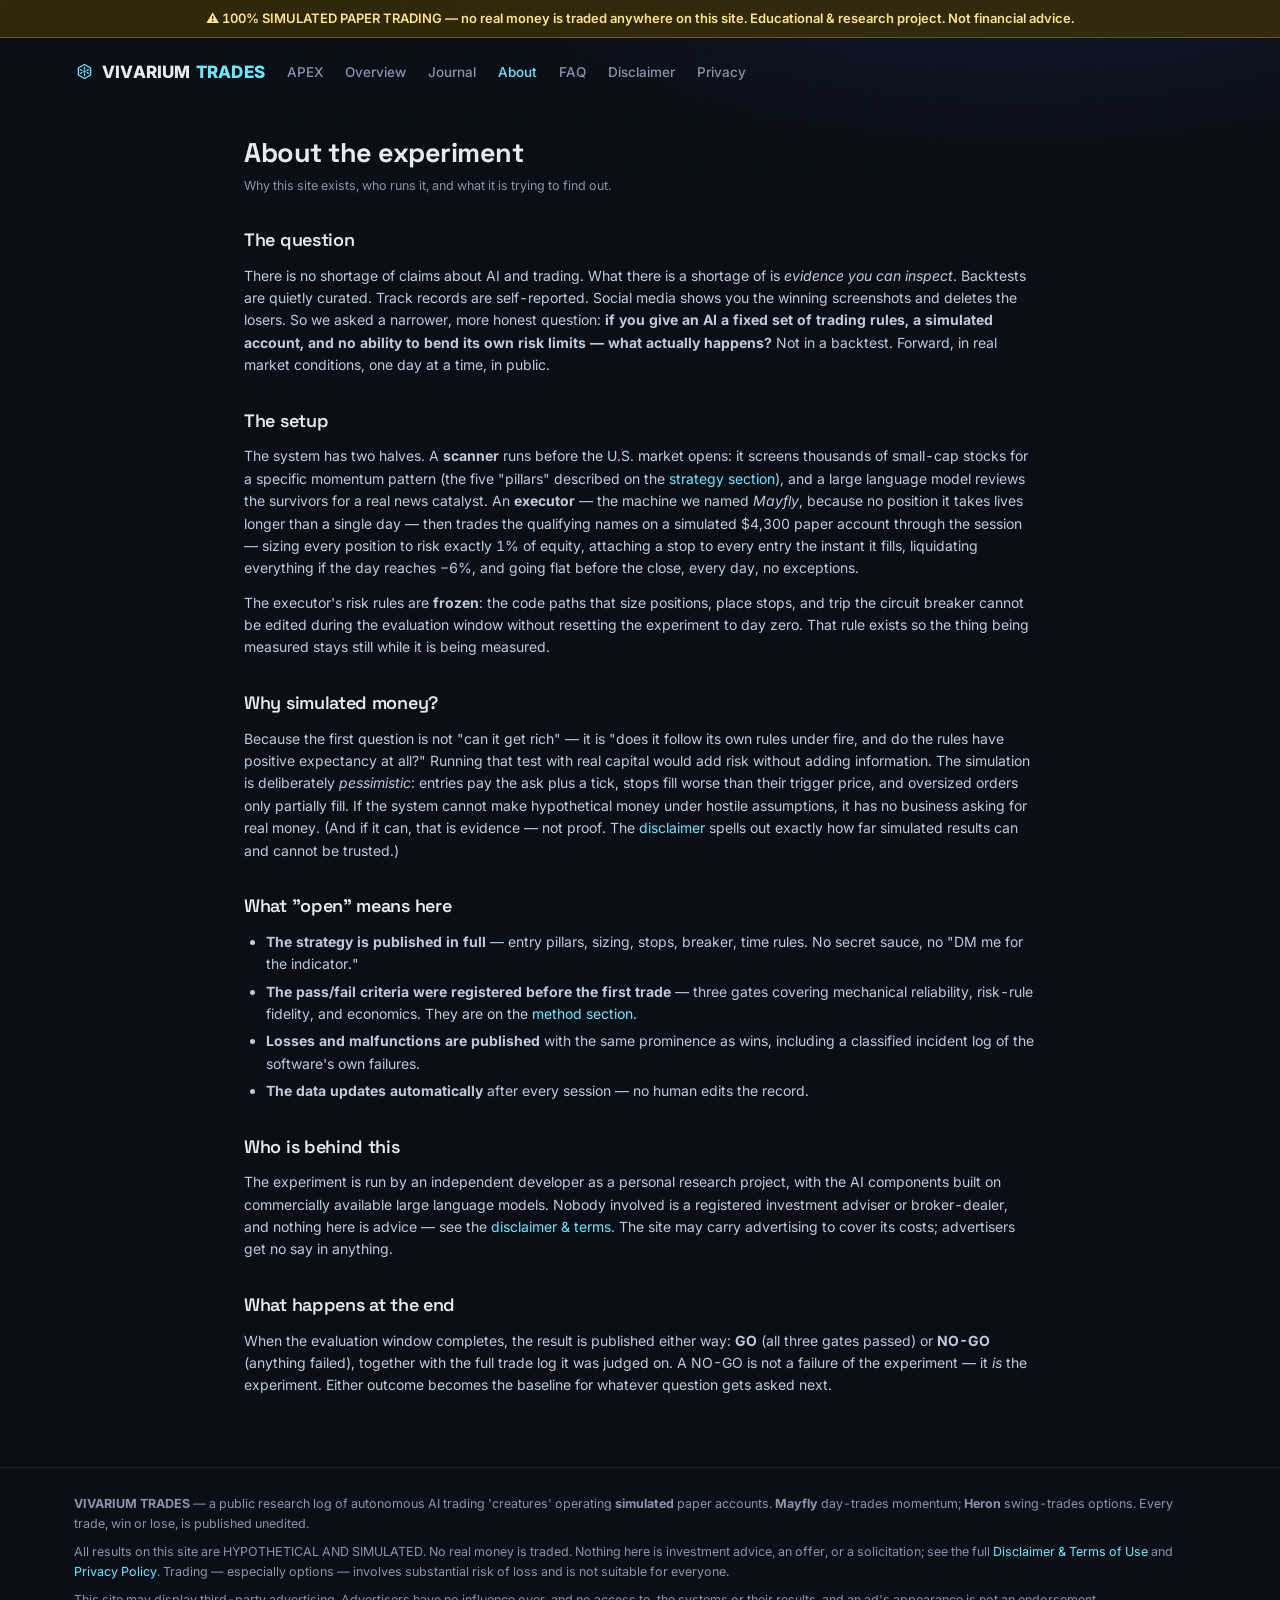
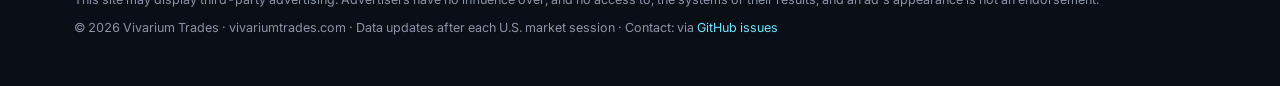
<file: about.html>
<!doctype html>
<html lang="en"><head>
<meta charset="utf-8"><meta name="viewport" content="width=device-width,initial-scale=1">
<title>About — Vivarium Trades — open AI trading experiments</title>
<meta name="description" content="Why this experiment exists, how the AI trading system is built, why the money is simulated, and what an honest result looks like.">
<link rel="canonical" href="https://vivariumtrades.com/about.html">
<link rel="icon" href="data:image/svg+xml,<svg xmlns=%22http://www.w3.org/2000/svg%22 viewBox=%220 0 24 24%22 fill=%22none%22 stroke=%22%236ee7ff%22 stroke-width=%221.8%22 stroke-linecap=%22round%22 stroke-linejoin=%22round%22><path d=%22M12 4 L18.9 8 L18.9 16 L12 20 L5.1 16 L5.1 8 Z%22/><circle cx=%2212%22 cy=%2212%22 r=%221.8%22 fill=%22%236ee7ff%22 stroke=%22none%22/></svg>">
<meta property="og:site_name" content="Vivarium Trades — open AI trading experiments">
<meta property="og:title" content="Vivarium Trades — open AI trading experiments">
<meta property="og:description" content="Vivarium Trades runs autonomous AI trading 'creatures' on simulated paper accounts and publishes everything — every trade, statistic, and failure. Mayfly day-trades momentum; Heron swing-trades options. Simulated money, frozen rules, public results. Not financial advice.">
<meta property="og:type" content="website">
<meta property="og:image" content="https://vivariumtrades.com/og.png?v=2026-06-28">
<meta property="og:image:width" content="1200">
<meta property="og:image:height" content="630">
<meta property="og:url" content="https://vivariumtrades.com/about.html">
<meta name="twitter:card" content="summary_large_image">
<meta name="twitter:image" content="https://vivariumtrades.com/og.png?v=2026-06-28">
<script async src="https://pagead2.googlesyndication.com/pagead/js/adsbygoogle.js?client=ca-pub-6713026951410554" crossorigin="anonymous"></script>
<link href="https://fonts.googleapis.com/css2?family=Inter:wght@400;500;600;800&family=JetBrains+Mono:wght@500;600&family=Space+Grotesk:wght@500;600;700&display=swap" rel="stylesheet">
<style>
:root{--bg:#0a0e16;--card:#111726;--card2:#0e1420;--line:rgba(255,255,255,.07);
--txt:#e6eaf2;--mut:#8b93a7;--grn:#34d399;--red:#f87171;--amb:#fbbf24;--acc:#6ee7ff;
--mono:'JetBrains Mono',ui-monospace,SFMono-Regular,Menlo,Consolas,monospace;
--display:'Space Grotesk',Inter,system-ui,sans-serif}
*{box-sizing:border-box;margin:0}
html{scroll-behavior:smooth}
body{background:radial-gradient(1200px 600px at 80% -10%,#15203a 0%,var(--bg) 55%);
color:var(--txt);font:15px/1.6 Inter,system-ui,sans-serif;min-height:100vh;
font-variant-numeric:tabular-nums}
.wrap{max-width:1180px;margin:0 auto;padding:0 24px}
a{color:var(--acc);text-decoration:none;transition:color .15s}a:hover{text-decoration:underline}
:focus-visible{outline:2px solid var(--acc);outline-offset:2px;border-radius:4px}
.simbanner{position:sticky;top:0;z-index:50;background:rgba(59,47,10,.82);
backdrop-filter:blur(10px);-webkit-backdrop-filter:blur(10px);
border-bottom:1px solid #6b5618;color:#fde68a;text-align:center;font-weight:600;
font-size:13px;padding:8px 16px}
nav{display:flex;gap:22px;align-items:center;padding:18px 0;flex-wrap:wrap}
nav .brand{font-weight:800;font-size:17px;color:var(--txt);letter-spacing:.2px}
nav .brand span{color:var(--acc)}
nav a.lnk{color:var(--mut);font-weight:500;font-size:13.5px;padding:6px 0;transition:color .15s}
nav a.lnk:hover{color:var(--txt);text-decoration:none}
nav a.lnk.on{color:var(--acc)}
.card{background:var(--card);border:1px solid var(--line);border-radius:14px;padding:20px;transition:border-color .2s}
.card:hover{border-color:rgba(110,231,255,.22)}
h1{font-family:var(--display);font-size:34px;line-height:1.2;font-weight:700;letter-spacing:-.5px}
h2{font-family:var(--display);font-size:22px;font-weight:600;margin:0 0 14px;letter-spacing:-.3px}
h3{font-size:15px;font-weight:600;margin:18px 0 6px}
p.mut,li.mut,.mut{color:var(--mut)}
section{margin:34px 0}
table{width:100%;border-collapse:collapse;font-size:13px}
th{color:var(--mut);text-align:left;font-weight:500;padding:8px 10px;border-bottom:1px solid var(--line)}
td{padding:8px 10px;border-bottom:1px solid var(--line)}
tr:last-child td{border-bottom:0}
.chip{display:inline-block;padding:2px 9px;border-radius:99px;font-size:11.5px;font-weight:600}
.chip.g{background:rgba(52,211,153,.12);color:var(--grn)}
.chip.r{background:rgba(248,113,113,.12);color:var(--red)}
.chip.a{background:rgba(251,191,36,.12);color:var(--amb)}
.chip.b{background:rgba(110,231,255,.10);color:var(--acc)}
.grn{color:var(--grn)}.red{color:var(--red)}.amb{color:var(--amb)}
footer{border-top:1px solid var(--line);margin-top:48px;padding:26px 0 40px;
color:var(--mut);font-size:12.5px}
footer p{margin:0 0 8px}
.legalbox{background:var(--card2);border:1px solid var(--line);border-radius:12px;
padding:16px 18px;font-size:12.5px;color:var(--mut);margin:12px 0}
ul{padding-left:22px}li{margin:5px 0}
nav a.lnk{position:relative}
nav a.lnk::after{content:"";position:absolute;left:0;bottom:-4px;height:1px;width:0;
background:var(--acc);box-shadow:0 0 6px var(--acc);transition:width .2s}
nav a.lnk:hover::after{width:100%}
nav .brand:hover{text-shadow:0 0 14px rgba(110,231,255,.45)}
body::before{content:"";position:fixed;inset:0;z-index:-1;pointer-events:none;
background:linear-gradient(rgba(110,231,255,.022) 1px,transparent 1px) 0 0/100% 58px,
linear-gradient(90deg,rgba(110,231,255,.022) 1px,transparent 1px) 0 0/58px 100%;
-webkit-mask:radial-gradient(120% 80% at 50% 0,#000,transparent 72%);
mask:radial-gradient(120% 80% at 50% 0,#000,transparent 72%)}
.btn{display:inline-flex;align-items:center;gap:8px;padding:12px 20px;border-radius:99px;
font-weight:600;font-size:14px;border:1px solid rgba(110,231,255,.35);background:rgba(110,231,255,.10);
color:var(--acc);cursor:pointer;transition:.2s;backdrop-filter:blur(6px)}
.btn:hover{background:rgba(110,231,255,.18);box-shadow:0 0 26px rgba(110,231,255,.22);
transform:translateY(-1px);text-decoration:none}
.btn svg{width:16px;height:16px}
.btn.ghost{background:transparent;border-color:var(--line);color:var(--txt)}
.btn.ghost:hover{border-color:rgba(110,231,255,.4);box-shadow:none}
.slabel{font-family:var(--mono);font-size:11px;letter-spacing:2.5px;color:var(--acc);
text-transform:uppercase;display:flex;align-items:center;gap:10px;margin-bottom:10px}
.slabel::before{content:"";width:24px;height:1px;background:var(--acc);box-shadow:0 0 8px var(--acc)}
.reveal{opacity:0;transform:translateY(20px);transition:opacity .6s ease-out,transform .6s ease-out}
.reveal.in{opacity:1;transform:none}
details.disc{background:var(--card2);border:1px solid var(--line);border-radius:12px;
padding:0 16px;margin:10px 0;transition:border-color .2s}
details.disc[open]{border-color:rgba(110,231,255,.25)}
details.disc summary{cursor:pointer;padding:14px 0;font-weight:600;font-family:var(--display);
list-style:none;display:flex;justify-content:space-between;align-items:center}
details.disc summary::-webkit-details-marker{display:none}
details.disc summary::after{content:"+";color:var(--acc);font-size:20px;line-height:1;transition:transform .2s}
details.disc[open] summary::after{transform:rotate(45deg)}
details.disc .body{padding:0 0 14px}
@media(max-width:760px){h1{font-size:26px}body{font-size:14px}}
@media(prefers-reduced-motion:reduce){html{scroll-behavior:auto}
*,*::before,*::after{animation-duration:.001ms!important;animation-iteration-count:1!important;
transition-duration:.001ms!important}}
 .doc{max-width:840px;margin:0 auto;padding:30px 24px 10px}
.doc h1{font-size:27px;margin-bottom:6px}.doc h2{margin:30px 0 10px;font-size:18px}
.doc p,.doc li{color:#c2c9d8;font-size:14px}.doc .upd{color:var(--mut);font-size:12.5px}
.doc p{margin:0 0 12px}</style></head><body>
<div class="simbanner">&#9888;&#65039; 100% SIMULATED PAPER TRADING &mdash; no real money is traded anywhere on this site. Educational &amp; research project. Not financial advice.</div>
<div class="wrap"><nav><a class="brand" href="index.html"><svg width="21" height="21" viewBox="0 0 24 24" fill="none" aria-hidden="true" focusable="false" stroke="#6ee7ff" stroke-width="1.6" stroke-linecap="round" stroke-linejoin="round" style="vertical-align:-4px;margin-right:7px"><path d="M12 4 L18.9 8 L18.9 16 L12 20 L5.1 16 L5.1 8 Z"/><circle cx="12" cy="12" r="1.4" fill="#6ee7ff" stroke="none"/><path d="M12 7.5V9.2M12 14.8V16.5M7.6 10 9 10.8M15 13.2 16.4 14M16.4 10 15 10.8M9 13.2 7.6 14"/></svg>VIVARIUM<span> TRADES</span></a><a class="lnk" href="index.html">APEX</a><a class="lnk" href="overview.html">Overview</a><a class="lnk" href="journal.html">Journal</a><a class="lnk on" href="about.html" aria-current="page">About</a><a class="lnk" href="faq.html">FAQ</a><a class="lnk" href="disclaimer.html">Disclaimer</a><a class="lnk" href="privacy.html">Privacy</a></nav></div>
<div class="doc">

<h1>About the experiment</h1>
<p class="upd">Why this site exists, who runs it, and what it is trying to find out.</p>

<h2>The question</h2>
<p>There is no shortage of claims about AI and trading. What there is a
shortage of is <i>evidence you can inspect</i>. Backtests are quietly curated.
Track records are self-reported. Social media shows you the winning screenshots
and deletes the losers. So we asked a narrower, more honest question: <b>if you
give an AI a fixed set of trading rules, a simulated account, and no ability to
bend its own risk limits &mdash; what actually happens?</b> Not in a backtest.
Forward, in real market conditions, one day at a time, in public.</p>

<h2>The setup</h2>
<p>The system has two halves. A <b>scanner</b> runs before the U.S. market
opens: it screens thousands of small-cap stocks for a specific momentum pattern
(the five "pillars" described on the <a href="mayfly.html#strategy">strategy
section</a>), and a large language model reviews the survivors for a real news
catalyst. An <b>executor</b> &mdash; the machine we named <i>Mayfly</i>,
because no position it takes lives longer than a single day &mdash; then
trades the qualifying names on a simulated
$4,300 paper account through the session &mdash; sizing every position to risk
exactly 1% of equity, attaching a stop to every entry the instant it fills,
liquidating everything if the day reaches &minus;6%, and going flat before the
close, every day, no exceptions.</p>
<p>The executor's risk rules are <b>frozen</b>: the code paths that size
positions, place stops, and trip the circuit breaker cannot be edited during
the evaluation window without resetting the experiment to day zero. That rule
exists so the thing being measured stays still while it is being measured.</p>

<h2>Why simulated money?</h2>
<p>Because the first question is not "can it get rich" &mdash; it is "does it
follow its own rules under fire, and do the rules have positive expectancy at
all?" Running that test with real capital would add risk without adding
information. The simulation is deliberately <i>pessimistic</i>: entries pay the
ask plus a tick, stops fill worse than their trigger price, and oversized
orders only partially fill. If the system cannot make hypothetical money under
hostile assumptions, it has no business asking for real money. (And if it can,
that is evidence &mdash; not proof. The <a href="disclaimer.html">disclaimer</a>
spells out exactly how far simulated results can and cannot be trusted.)</p>

<h2>What "open" means here</h2>
<ul>
<li><b>The strategy is published in full</b> &mdash; entry pillars, sizing,
stops, breaker, time rules. No secret sauce, no "DM me for the indicator."</li>
<li><b>The pass/fail criteria were registered before the first trade</b> &mdash;
three gates covering mechanical reliability, risk-rule fidelity, and economics.
They are on the <a href="mayfly.html#method">method section</a>.</li>
<li><b>Losses and malfunctions are published</b> with the same prominence as
wins, including a classified incident log of the software's own failures.</li>
<li><b>The data updates automatically</b> after every session &mdash; no human
edits the record.</li>
</ul>

<h2>Who is behind this</h2>
<p>The experiment is run by an independent developer as a personal research
project, with the AI components built on commercially available large language
models. Nobody involved is a registered investment adviser or broker-dealer,
and nothing here is advice &mdash; see the
<a href="disclaimer.html">disclaimer &amp; terms</a>. The site may carry
advertising to cover its costs; advertisers get no say in anything.</p>

<h2>What happens at the end</h2>
<p>When the evaluation window completes, the result is published either way:
<b>GO</b> (all three gates passed) or <b>NO-GO</b> (anything failed), together
with the full trade log it was judged on. A NO-GO is not a failure of the
experiment &mdash; it <i>is</i> the experiment. Either outcome becomes the
baseline for whatever question gets asked next.</p>
</div>
<footer><div class="wrap">
<p><strong>VIVARIUM TRADES</strong> &mdash; a public research log of autonomous
AI trading 'creatures' operating <strong>simulated</strong> paper accounts.
<b>Mayfly</b> day-trades momentum; <b>Heron</b> swing-trades options. Every
trade, win or lose, is published unedited.</p>
<p>All results on this site are HYPOTHETICAL AND SIMULATED. No real money is
traded. Nothing here is investment advice, an offer, or a solicitation; see the
full <a href="disclaimer.html">Disclaimer &amp; Terms of Use</a> and
<a href="privacy.html">Privacy Policy</a>. Trading &mdash; especially options
&mdash; involves substantial risk of loss and is not suitable for everyone.</p>
<p>This site may display third-party advertising. Advertisers have no influence
over, and no access to, the systems or their results, and an ad's appearance is
not an endorsement.</p>
<p>&copy; 2026 Vivarium Trades &middot; vivariumtrades.com &middot; Data updates
after each U.S. market session &middot; Contact: via
<a href="https://github.com/gabsp901-bit/ai-trading-experiment/issues" rel="nofollow">GitHub issues</a></p>
</div></footer>
</body></html>
</file>
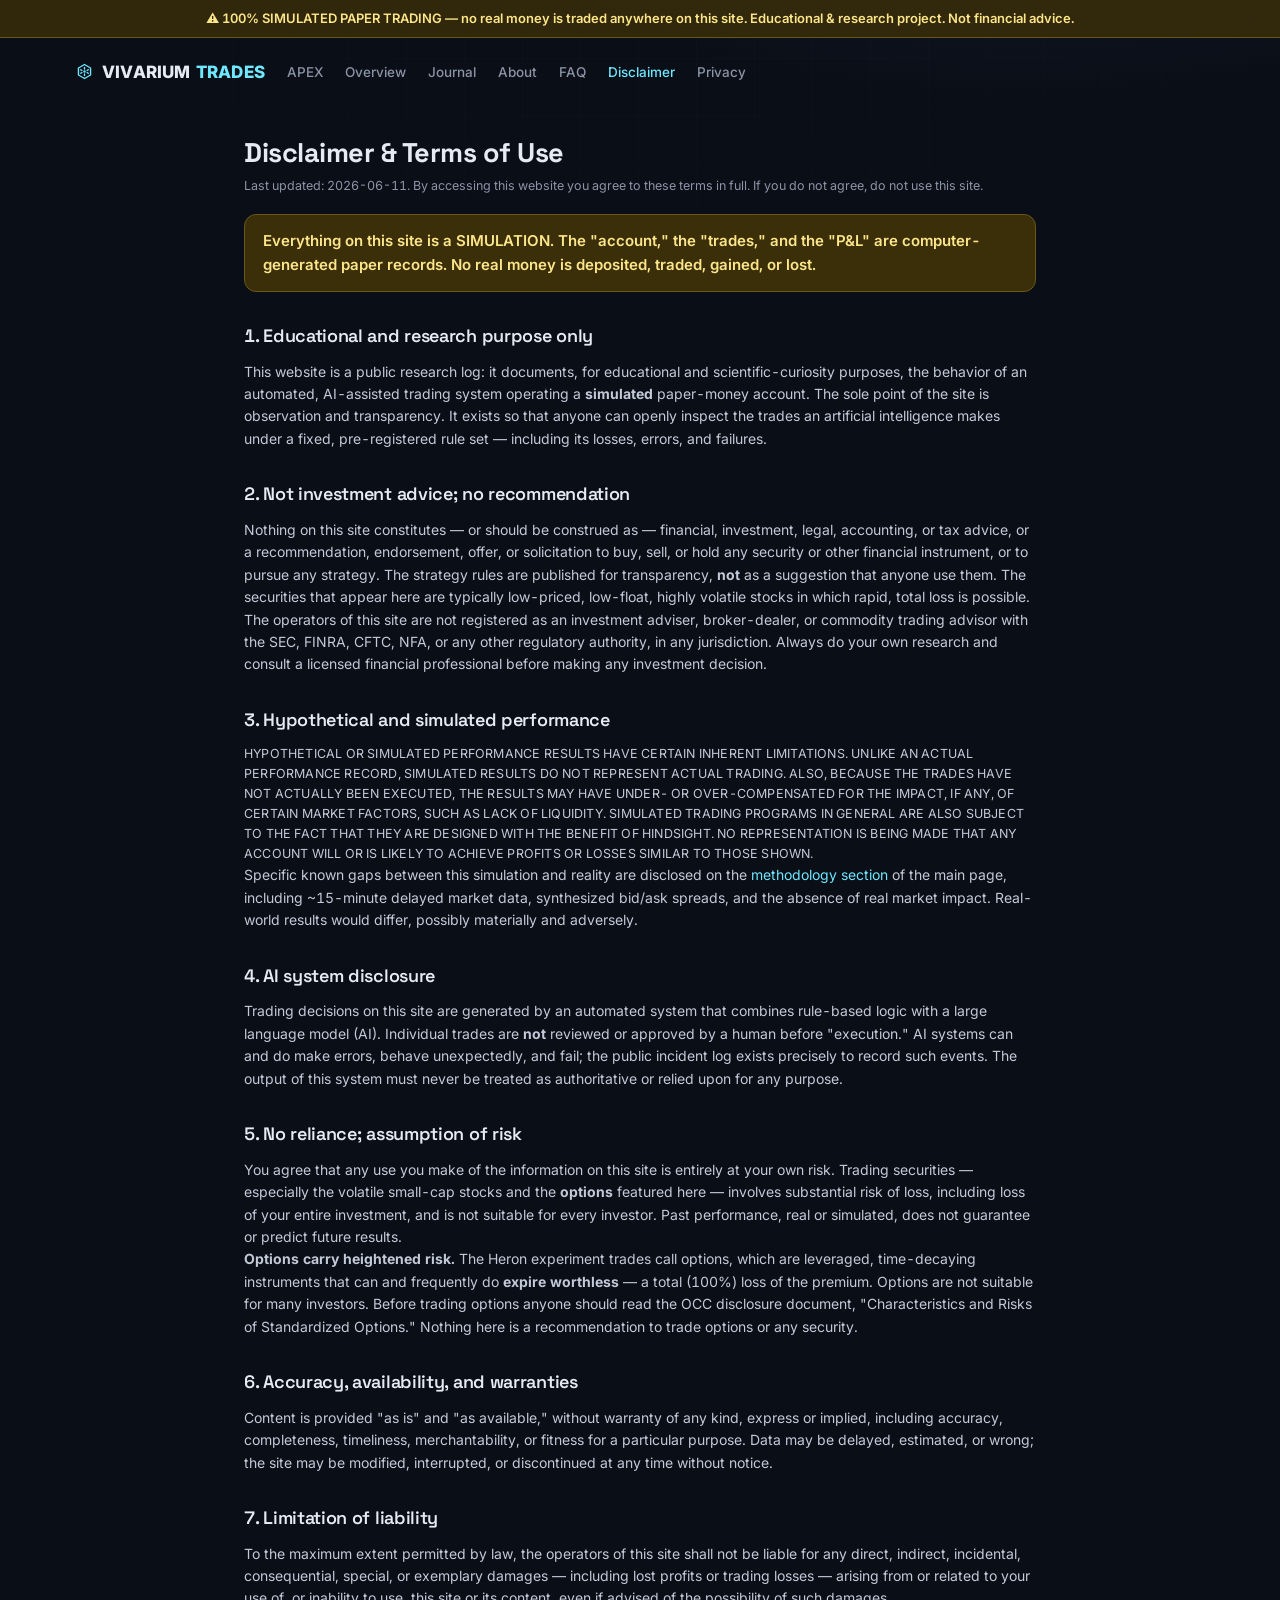
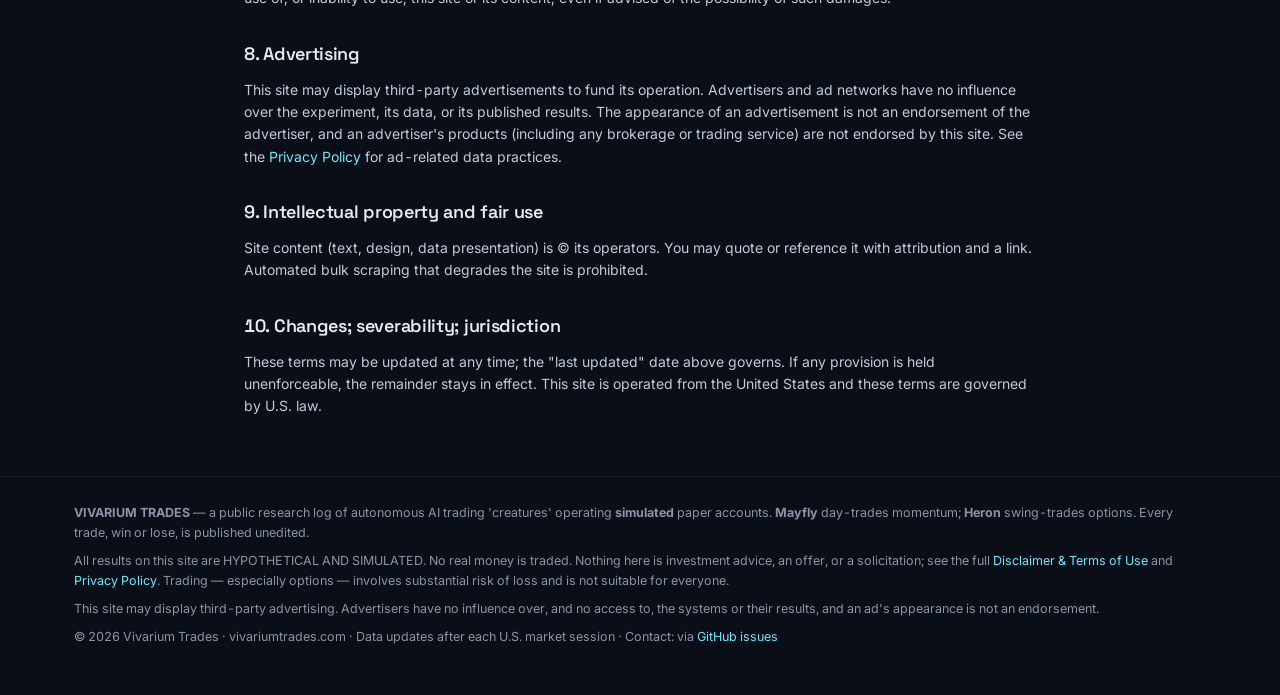
<file: disclaimer.html>
<!doctype html>
<html lang="en"><head>
<meta charset="utf-8"><meta name="viewport" content="width=device-width,initial-scale=1">
<title>Disclaimer &amp; Terms of Use — Mayfly</title>
<meta name="description" content="Full disclaimer and terms of use: simulated performance disclosure, not financial advice, AI system disclosure, and advertising terms.">
<meta name="robots" content="index,follow">
<link rel="canonical" href="https://vivariumtrades.com/disclaimer.html">
<link rel="icon" href="data:image/svg+xml,<svg xmlns=%22http://www.w3.org/2000/svg%22 viewBox=%220 0 24 24%22 fill=%22none%22 stroke=%22%236ee7ff%22 stroke-width=%221.8%22 stroke-linecap=%22round%22 stroke-linejoin=%22round%22><path d=%22M12 4 L18.9 8 L18.9 16 L12 20 L5.1 16 L5.1 8 Z%22/><circle cx=%2212%22 cy=%2212%22 r=%221.8%22 fill=%22%236ee7ff%22 stroke=%22none%22/></svg>">
<meta property="og:site_name" content="Vivarium Trades — open AI trading experiments">
<meta property="og:title" content="Vivarium Trades — open AI trading experiments">
<meta property="og:description" content="Vivarium Trades runs autonomous AI trading 'creatures' on simulated paper accounts and publishes everything — every trade, statistic, and failure. Mayfly day-trades momentum; Heron swing-trades options. Simulated money, frozen rules, public results. Not financial advice.">
<meta property="og:type" content="website">
<meta property="og:image" content="https://vivariumtrades.com/og.png?v=2026-06-28">
<meta property="og:image:width" content="1200">
<meta property="og:image:height" content="630">
<meta property="og:url" content="https://vivariumtrades.com/disclaimer.html">
<meta name="twitter:card" content="summary_large_image">
<meta name="twitter:image" content="https://vivariumtrades.com/og.png?v=2026-06-28">
<script async src="https://pagead2.googlesyndication.com/pagead/js/adsbygoogle.js?client=ca-pub-6713026951410554" crossorigin="anonymous"></script>
<link href="https://fonts.googleapis.com/css2?family=Inter:wght@400;500;600;800&family=JetBrains+Mono:wght@500;600&family=Space+Grotesk:wght@500;600;700&display=swap" rel="stylesheet">
<style>
:root{--bg:#0a0e16;--card:#111726;--card2:#0e1420;--line:rgba(255,255,255,.07);
--txt:#e6eaf2;--mut:#8b93a7;--grn:#34d399;--red:#f87171;--amb:#fbbf24;--acc:#6ee7ff;
--mono:'JetBrains Mono',ui-monospace,SFMono-Regular,Menlo,Consolas,monospace;
--display:'Space Grotesk',Inter,system-ui,sans-serif}
*{box-sizing:border-box;margin:0}
html{scroll-behavior:smooth}
body{background:radial-gradient(1200px 600px at 80% -10%,#15203a 0%,var(--bg) 55%);
color:var(--txt);font:15px/1.6 Inter,system-ui,sans-serif;min-height:100vh;
font-variant-numeric:tabular-nums}
.wrap{max-width:1180px;margin:0 auto;padding:0 24px}
a{color:var(--acc);text-decoration:none;transition:color .15s}a:hover{text-decoration:underline}
:focus-visible{outline:2px solid var(--acc);outline-offset:2px;border-radius:4px}
.simbanner{position:sticky;top:0;z-index:50;background:rgba(59,47,10,.82);
backdrop-filter:blur(10px);-webkit-backdrop-filter:blur(10px);
border-bottom:1px solid #6b5618;color:#fde68a;text-align:center;font-weight:600;
font-size:13px;padding:8px 16px}
nav{display:flex;gap:22px;align-items:center;padding:18px 0;flex-wrap:wrap}
nav .brand{font-weight:800;font-size:17px;color:var(--txt);letter-spacing:.2px}
nav .brand span{color:var(--acc)}
nav a.lnk{color:var(--mut);font-weight:500;font-size:13.5px;padding:6px 0;transition:color .15s}
nav a.lnk:hover{color:var(--txt);text-decoration:none}
nav a.lnk.on{color:var(--acc)}
.card{background:var(--card);border:1px solid var(--line);border-radius:14px;padding:20px;transition:border-color .2s}
.card:hover{border-color:rgba(110,231,255,.22)}
h1{font-family:var(--display);font-size:34px;line-height:1.2;font-weight:700;letter-spacing:-.5px}
h2{font-family:var(--display);font-size:22px;font-weight:600;margin:0 0 14px;letter-spacing:-.3px}
h3{font-size:15px;font-weight:600;margin:18px 0 6px}
p.mut,li.mut,.mut{color:var(--mut)}
section{margin:34px 0}
table{width:100%;border-collapse:collapse;font-size:13px}
th{color:var(--mut);text-align:left;font-weight:500;padding:8px 10px;border-bottom:1px solid var(--line)}
td{padding:8px 10px;border-bottom:1px solid var(--line)}
tr:last-child td{border-bottom:0}
.chip{display:inline-block;padding:2px 9px;border-radius:99px;font-size:11.5px;font-weight:600}
.chip.g{background:rgba(52,211,153,.12);color:var(--grn)}
.chip.r{background:rgba(248,113,113,.12);color:var(--red)}
.chip.a{background:rgba(251,191,36,.12);color:var(--amb)}
.chip.b{background:rgba(110,231,255,.10);color:var(--acc)}
.grn{color:var(--grn)}.red{color:var(--red)}.amb{color:var(--amb)}
footer{border-top:1px solid var(--line);margin-top:48px;padding:26px 0 40px;
color:var(--mut);font-size:12.5px}
footer p{margin:0 0 8px}
.legalbox{background:var(--card2);border:1px solid var(--line);border-radius:12px;
padding:16px 18px;font-size:12.5px;color:var(--mut);margin:12px 0}
ul{padding-left:22px}li{margin:5px 0}
nav a.lnk{position:relative}
nav a.lnk::after{content:"";position:absolute;left:0;bottom:-4px;height:1px;width:0;
background:var(--acc);box-shadow:0 0 6px var(--acc);transition:width .2s}
nav a.lnk:hover::after{width:100%}
nav .brand:hover{text-shadow:0 0 14px rgba(110,231,255,.45)}
body::before{content:"";position:fixed;inset:0;z-index:-1;pointer-events:none;
background:linear-gradient(rgba(110,231,255,.022) 1px,transparent 1px) 0 0/100% 58px,
linear-gradient(90deg,rgba(110,231,255,.022) 1px,transparent 1px) 0 0/58px 100%;
-webkit-mask:radial-gradient(120% 80% at 50% 0,#000,transparent 72%);
mask:radial-gradient(120% 80% at 50% 0,#000,transparent 72%)}
.btn{display:inline-flex;align-items:center;gap:8px;padding:12px 20px;border-radius:99px;
font-weight:600;font-size:14px;border:1px solid rgba(110,231,255,.35);background:rgba(110,231,255,.10);
color:var(--acc);cursor:pointer;transition:.2s;backdrop-filter:blur(6px)}
.btn:hover{background:rgba(110,231,255,.18);box-shadow:0 0 26px rgba(110,231,255,.22);
transform:translateY(-1px);text-decoration:none}
.btn svg{width:16px;height:16px}
.btn.ghost{background:transparent;border-color:var(--line);color:var(--txt)}
.btn.ghost:hover{border-color:rgba(110,231,255,.4);box-shadow:none}
.slabel{font-family:var(--mono);font-size:11px;letter-spacing:2.5px;color:var(--acc);
text-transform:uppercase;display:flex;align-items:center;gap:10px;margin-bottom:10px}
.slabel::before{content:"";width:24px;height:1px;background:var(--acc);box-shadow:0 0 8px var(--acc)}
.reveal{opacity:0;transform:translateY(20px);transition:opacity .6s ease-out,transform .6s ease-out}
.reveal.in{opacity:1;transform:none}
details.disc{background:var(--card2);border:1px solid var(--line);border-radius:12px;
padding:0 16px;margin:10px 0;transition:border-color .2s}
details.disc[open]{border-color:rgba(110,231,255,.25)}
details.disc summary{cursor:pointer;padding:14px 0;font-weight:600;font-family:var(--display);
list-style:none;display:flex;justify-content:space-between;align-items:center}
details.disc summary::-webkit-details-marker{display:none}
details.disc summary::after{content:"+";color:var(--acc);font-size:20px;line-height:1;transition:transform .2s}
details.disc[open] summary::after{transform:rotate(45deg)}
details.disc .body{padding:0 0 14px}
@media(max-width:760px){h1{font-size:26px}body{font-size:14px}}
@media(prefers-reduced-motion:reduce){html{scroll-behavior:auto}
*,*::before,*::after{animation-duration:.001ms!important;animation-iteration-count:1!important;
transition-duration:.001ms!important}}
 .doc{max-width:840px;margin:0 auto;padding:30px 24px 10px}
.doc h1{font-size:27px;margin-bottom:6px}.doc h2{margin:30px 0 10px;font-size:18px}
.doc p,.doc li{color:#c2c9d8;font-size:14px}.doc .upd{color:var(--mut);font-size:12.5px}
.callout{background:#3b2f0a;border:1px solid #6b5618;color:#fde68a;border-radius:12px;
padding:14px 18px;font-weight:600;margin:18px 0}</style></head><body>
<div class="simbanner">&#9888;&#65039; 100% SIMULATED PAPER TRADING &mdash; no real money is traded anywhere on this site. Educational &amp; research project. Not financial advice.</div>
<div class="wrap"><nav><a class="brand" href="index.html"><svg width="21" height="21" viewBox="0 0 24 24" fill="none" aria-hidden="true" focusable="false" stroke="#6ee7ff" stroke-width="1.6" stroke-linecap="round" stroke-linejoin="round" style="vertical-align:-4px;margin-right:7px"><path d="M12 4 L18.9 8 L18.9 16 L12 20 L5.1 16 L5.1 8 Z"/><circle cx="12" cy="12" r="1.4" fill="#6ee7ff" stroke="none"/><path d="M12 7.5V9.2M12 14.8V16.5M7.6 10 9 10.8M15 13.2 16.4 14M16.4 10 15 10.8M9 13.2 7.6 14"/></svg>VIVARIUM<span> TRADES</span></a><a class="lnk" href="index.html">APEX</a><a class="lnk" href="overview.html">Overview</a><a class="lnk" href="journal.html">Journal</a><a class="lnk" href="about.html">About</a><a class="lnk" href="faq.html">FAQ</a><a class="lnk on" href="disclaimer.html" aria-current="page">Disclaimer</a><a class="lnk" href="privacy.html">Privacy</a></nav></div>
<div class="doc">
<h1>Disclaimer &amp; Terms of Use</h1>
<p class="upd">Last updated: 2026-06-11. By accessing this website you agree to
these terms in full. If you do not agree, do not use this site.</p>

<div class="callout">Everything on this site is a SIMULATION. The "account,"
the "trades," and the "P&amp;L" are computer-generated paper records. No real
money is deposited, traded, gained, or lost.</div>

<h2>1. Educational and research purpose only</h2>
<p>This website is a public research log: it documents, for educational and
scientific-curiosity purposes, the behavior of an automated, AI-assisted
trading system operating a <b>simulated</b> paper-money account. The sole point
of the site is observation and transparency. It exists so that anyone can
openly inspect the trades an artificial intelligence makes under a fixed,
pre-registered rule set &mdash; including its losses, errors, and failures.</p>

<h2>2. Not investment advice; no recommendation</h2>
<p>Nothing on this site constitutes &mdash; or should be construed as &mdash;
financial, investment, legal, accounting, or tax advice, or a recommendation,
endorsement, offer, or solicitation to buy, sell, or hold any security or other
financial instrument, or to pursue any strategy. The strategy rules are
published for transparency, <b>not</b> as a suggestion that anyone use them.
The securities that appear here are typically low-priced, low-float, highly
volatile stocks in which rapid, total loss is possible.</p>
<p>The operators of this site are not registered as an investment adviser,
broker-dealer, or commodity trading advisor with the SEC, FINRA, CFTC, NFA, or
any other regulatory authority, in any jurisdiction. Always do your own
research and consult a licensed financial professional before making any
investment decision.</p>

<h2>3. Hypothetical and simulated performance</h2>
<p style="text-transform:uppercase;font-size:12.5px;letter-spacing:.2px">
Hypothetical or simulated performance results have certain inherent
limitations. Unlike an actual performance record, simulated results do not
represent actual trading. Also, because the trades have not actually been
executed, the results may have under- or over-compensated for the impact, if
any, of certain market factors, such as lack of liquidity. Simulated trading
programs in general are also subject to the fact that they are designed with
the benefit of hindsight. No representation is being made that any account
will or is likely to achieve profits or losses similar to those shown.</p>
<p>Specific known gaps between this simulation and reality are disclosed on the
<a href="mayfly.html#method">methodology section</a> of the main page, including
~15-minute delayed market data, synthesized bid/ask spreads, and the absence of
real market impact. Real-world results would differ, possibly materially and
adversely.</p>

<h2>4. AI system disclosure</h2>
<p>Trading decisions on this site are generated by an automated system that
combines rule-based logic with a large language model (AI). Individual trades
are <b>not</b> reviewed or approved by a human before "execution." AI systems
can and do make errors, behave unexpectedly, and fail; the public incident log
exists precisely to record such events. The output of this system must never be
treated as authoritative or relied upon for any purpose.</p>

<h2>5. No reliance; assumption of risk</h2>
<p>You agree that any use you make of the information on this site is entirely
at your own risk. Trading securities &mdash; especially the volatile small-cap
stocks and the <b>options</b> featured here &mdash; involves substantial risk of
loss, including loss of your entire investment, and is not suitable for every
investor. Past performance, real or simulated, does not guarantee or predict
future results.</p>
<p><b>Options carry heightened risk.</b> The Heron experiment trades call
options, which are leveraged, time-decaying instruments that can and frequently
do <b>expire worthless</b> &mdash; a total (100%) loss of the premium. Options
are not suitable for many investors. Before trading options anyone should read
the OCC disclosure document, "Characteristics and Risks of Standardized
Options." Nothing here is a recommendation to trade options or any security.</p>

<h2>6. Accuracy, availability, and warranties</h2>
<p>Content is provided "as is" and "as available," without warranty of any
kind, express or implied, including accuracy, completeness, timeliness,
merchantability, or fitness for a particular purpose. Data may be delayed,
estimated, or wrong; the site may be modified, interrupted, or discontinued at
any time without notice.</p>

<h2>7. Limitation of liability</h2>
<p>To the maximum extent permitted by law, the operators of this site shall not
be liable for any direct, indirect, incidental, consequential, special, or
exemplary damages &mdash; including lost profits or trading losses &mdash;
arising from or related to your use of, or inability to use, this site or its
content, even if advised of the possibility of such damages.</p>

<h2>8. Advertising</h2>
<p>This site may display third-party advertisements to fund its operation.
Advertisers and ad networks have no influence over the experiment, its data,
or its published results. The appearance of an advertisement is not an
endorsement of the advertiser, and an advertiser's products (including any
brokerage or trading service) are not endorsed by this site. See the
<a href="privacy.html">Privacy Policy</a> for ad-related data practices.</p>

<h2>9. Intellectual property and fair use</h2>
<p>Site content (text, design, data presentation) is &copy; its operators. You
may quote or reference it with attribution and a link. Automated bulk scraping
that degrades the site is prohibited.</p>

<h2>10. Changes; severability; jurisdiction</h2>
<p>These terms may be updated at any time; the "last updated" date above
governs. If any provision is held unenforceable, the remainder stays in
effect. This site is operated from the United States and these terms are
governed by U.S. law.</p>
</div>
<footer><div class="wrap">
<p><strong>VIVARIUM TRADES</strong> &mdash; a public research log of autonomous
AI trading 'creatures' operating <strong>simulated</strong> paper accounts.
<b>Mayfly</b> day-trades momentum; <b>Heron</b> swing-trades options. Every
trade, win or lose, is published unedited.</p>
<p>All results on this site are HYPOTHETICAL AND SIMULATED. No real money is
traded. Nothing here is investment advice, an offer, or a solicitation; see the
full <a href="disclaimer.html">Disclaimer &amp; Terms of Use</a> and
<a href="privacy.html">Privacy Policy</a>. Trading &mdash; especially options
&mdash; involves substantial risk of loss and is not suitable for everyone.</p>
<p>This site may display third-party advertising. Advertisers have no influence
over, and no access to, the systems or their results, and an ad's appearance is
not an endorsement.</p>
<p>&copy; 2026 Vivarium Trades &middot; vivariumtrades.com &middot; Data updates
after each U.S. market session &middot; Contact: via
<a href="https://github.com/gabsp901-bit/ai-trading-experiment/issues" rel="nofollow">GitHub issues</a></p>
</div></footer>
</body></html>
</file>
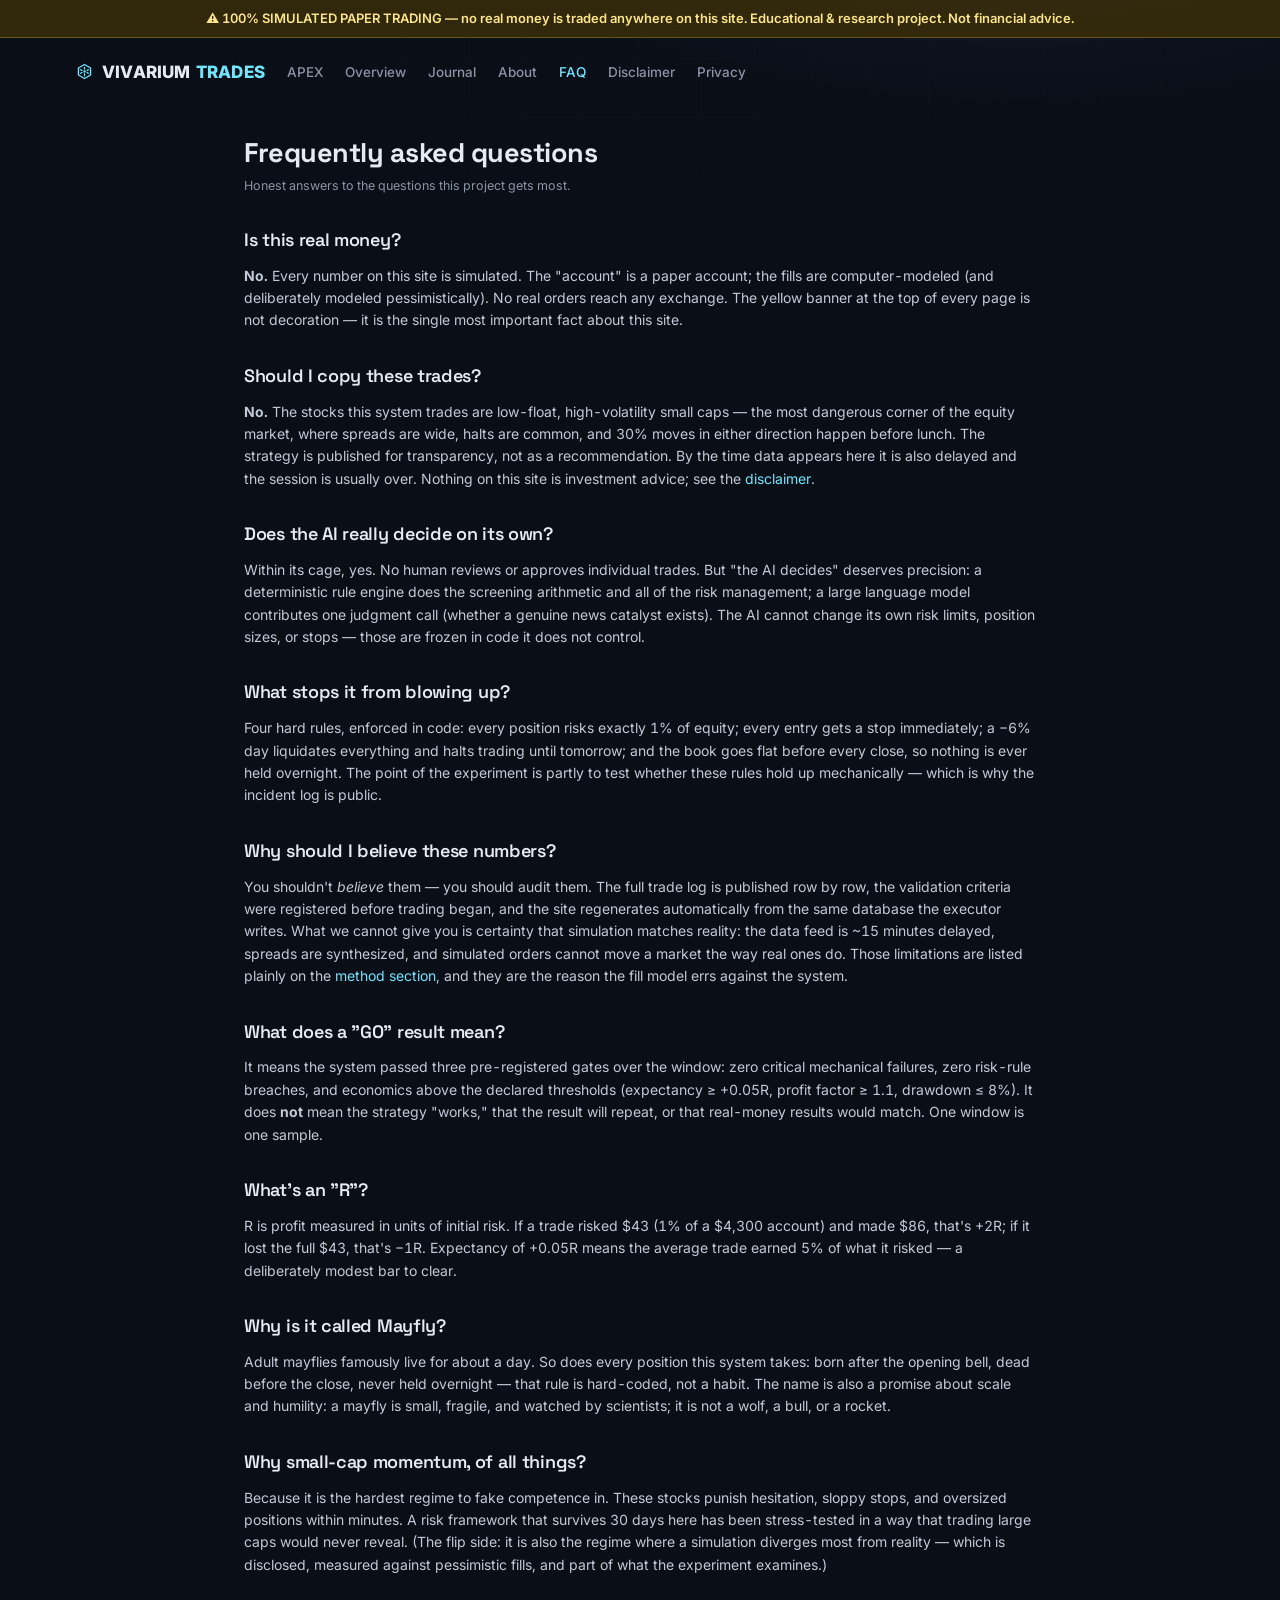
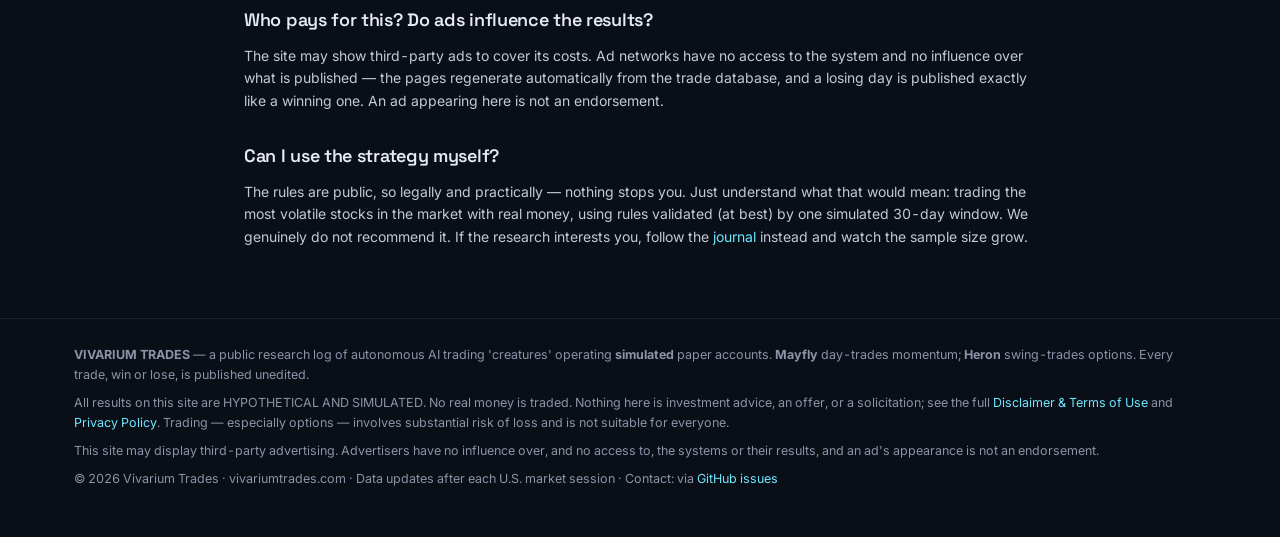
<file: faq.html>
<!doctype html>
<html lang="en"><head>
<meta charset="utf-8"><meta name="viewport" content="width=device-width,initial-scale=1">
<title>FAQ — Vivarium Trades — open AI trading experiments</title>
<meta name="description" content="Is it real money? Should you copy the trades? Does the AI really decide alone? Honest answers to the most common questions.">
<link rel="canonical" href="https://vivariumtrades.com/faq.html">
<link rel="icon" href="data:image/svg+xml,<svg xmlns=%22http://www.w3.org/2000/svg%22 viewBox=%220 0 24 24%22 fill=%22none%22 stroke=%22%236ee7ff%22 stroke-width=%221.8%22 stroke-linecap=%22round%22 stroke-linejoin=%22round%22><path d=%22M12 4 L18.9 8 L18.9 16 L12 20 L5.1 16 L5.1 8 Z%22/><circle cx=%2212%22 cy=%2212%22 r=%221.8%22 fill=%22%236ee7ff%22 stroke=%22none%22/></svg>">
<meta property="og:site_name" content="Vivarium Trades — open AI trading experiments">
<meta property="og:title" content="Vivarium Trades — open AI trading experiments">
<meta property="og:description" content="Vivarium Trades runs autonomous AI trading 'creatures' on simulated paper accounts and publishes everything — every trade, statistic, and failure. Mayfly day-trades momentum; Heron swing-trades options. Simulated money, frozen rules, public results. Not financial advice.">
<meta property="og:type" content="website">
<meta property="og:image" content="https://vivariumtrades.com/og.png?v=2026-06-28">
<meta property="og:image:width" content="1200">
<meta property="og:image:height" content="630">
<meta property="og:url" content="https://vivariumtrades.com/faq.html">
<meta name="twitter:card" content="summary_large_image">
<meta name="twitter:image" content="https://vivariumtrades.com/og.png?v=2026-06-28">
<script async src="https://pagead2.googlesyndication.com/pagead/js/adsbygoogle.js?client=ca-pub-6713026951410554" crossorigin="anonymous"></script>
<link href="https://fonts.googleapis.com/css2?family=Inter:wght@400;500;600;800&family=JetBrains+Mono:wght@500;600&family=Space+Grotesk:wght@500;600;700&display=swap" rel="stylesheet">
<style>
:root{--bg:#0a0e16;--card:#111726;--card2:#0e1420;--line:rgba(255,255,255,.07);
--txt:#e6eaf2;--mut:#8b93a7;--grn:#34d399;--red:#f87171;--amb:#fbbf24;--acc:#6ee7ff;
--mono:'JetBrains Mono',ui-monospace,SFMono-Regular,Menlo,Consolas,monospace;
--display:'Space Grotesk',Inter,system-ui,sans-serif}
*{box-sizing:border-box;margin:0}
html{scroll-behavior:smooth}
body{background:radial-gradient(1200px 600px at 80% -10%,#15203a 0%,var(--bg) 55%);
color:var(--txt);font:15px/1.6 Inter,system-ui,sans-serif;min-height:100vh;
font-variant-numeric:tabular-nums}
.wrap{max-width:1180px;margin:0 auto;padding:0 24px}
a{color:var(--acc);text-decoration:none;transition:color .15s}a:hover{text-decoration:underline}
:focus-visible{outline:2px solid var(--acc);outline-offset:2px;border-radius:4px}
.simbanner{position:sticky;top:0;z-index:50;background:rgba(59,47,10,.82);
backdrop-filter:blur(10px);-webkit-backdrop-filter:blur(10px);
border-bottom:1px solid #6b5618;color:#fde68a;text-align:center;font-weight:600;
font-size:13px;padding:8px 16px}
nav{display:flex;gap:22px;align-items:center;padding:18px 0;flex-wrap:wrap}
nav .brand{font-weight:800;font-size:17px;color:var(--txt);letter-spacing:.2px}
nav .brand span{color:var(--acc)}
nav a.lnk{color:var(--mut);font-weight:500;font-size:13.5px;padding:6px 0;transition:color .15s}
nav a.lnk:hover{color:var(--txt);text-decoration:none}
nav a.lnk.on{color:var(--acc)}
.card{background:var(--card);border:1px solid var(--line);border-radius:14px;padding:20px;transition:border-color .2s}
.card:hover{border-color:rgba(110,231,255,.22)}
h1{font-family:var(--display);font-size:34px;line-height:1.2;font-weight:700;letter-spacing:-.5px}
h2{font-family:var(--display);font-size:22px;font-weight:600;margin:0 0 14px;letter-spacing:-.3px}
h3{font-size:15px;font-weight:600;margin:18px 0 6px}
p.mut,li.mut,.mut{color:var(--mut)}
section{margin:34px 0}
table{width:100%;border-collapse:collapse;font-size:13px}
th{color:var(--mut);text-align:left;font-weight:500;padding:8px 10px;border-bottom:1px solid var(--line)}
td{padding:8px 10px;border-bottom:1px solid var(--line)}
tr:last-child td{border-bottom:0}
.chip{display:inline-block;padding:2px 9px;border-radius:99px;font-size:11.5px;font-weight:600}
.chip.g{background:rgba(52,211,153,.12);color:var(--grn)}
.chip.r{background:rgba(248,113,113,.12);color:var(--red)}
.chip.a{background:rgba(251,191,36,.12);color:var(--amb)}
.chip.b{background:rgba(110,231,255,.10);color:var(--acc)}
.grn{color:var(--grn)}.red{color:var(--red)}.amb{color:var(--amb)}
footer{border-top:1px solid var(--line);margin-top:48px;padding:26px 0 40px;
color:var(--mut);font-size:12.5px}
footer p{margin:0 0 8px}
.legalbox{background:var(--card2);border:1px solid var(--line);border-radius:12px;
padding:16px 18px;font-size:12.5px;color:var(--mut);margin:12px 0}
ul{padding-left:22px}li{margin:5px 0}
nav a.lnk{position:relative}
nav a.lnk::after{content:"";position:absolute;left:0;bottom:-4px;height:1px;width:0;
background:var(--acc);box-shadow:0 0 6px var(--acc);transition:width .2s}
nav a.lnk:hover::after{width:100%}
nav .brand:hover{text-shadow:0 0 14px rgba(110,231,255,.45)}
body::before{content:"";position:fixed;inset:0;z-index:-1;pointer-events:none;
background:linear-gradient(rgba(110,231,255,.022) 1px,transparent 1px) 0 0/100% 58px,
linear-gradient(90deg,rgba(110,231,255,.022) 1px,transparent 1px) 0 0/58px 100%;
-webkit-mask:radial-gradient(120% 80% at 50% 0,#000,transparent 72%);
mask:radial-gradient(120% 80% at 50% 0,#000,transparent 72%)}
.btn{display:inline-flex;align-items:center;gap:8px;padding:12px 20px;border-radius:99px;
font-weight:600;font-size:14px;border:1px solid rgba(110,231,255,.35);background:rgba(110,231,255,.10);
color:var(--acc);cursor:pointer;transition:.2s;backdrop-filter:blur(6px)}
.btn:hover{background:rgba(110,231,255,.18);box-shadow:0 0 26px rgba(110,231,255,.22);
transform:translateY(-1px);text-decoration:none}
.btn svg{width:16px;height:16px}
.btn.ghost{background:transparent;border-color:var(--line);color:var(--txt)}
.btn.ghost:hover{border-color:rgba(110,231,255,.4);box-shadow:none}
.slabel{font-family:var(--mono);font-size:11px;letter-spacing:2.5px;color:var(--acc);
text-transform:uppercase;display:flex;align-items:center;gap:10px;margin-bottom:10px}
.slabel::before{content:"";width:24px;height:1px;background:var(--acc);box-shadow:0 0 8px var(--acc)}
.reveal{opacity:0;transform:translateY(20px);transition:opacity .6s ease-out,transform .6s ease-out}
.reveal.in{opacity:1;transform:none}
details.disc{background:var(--card2);border:1px solid var(--line);border-radius:12px;
padding:0 16px;margin:10px 0;transition:border-color .2s}
details.disc[open]{border-color:rgba(110,231,255,.25)}
details.disc summary{cursor:pointer;padding:14px 0;font-weight:600;font-family:var(--display);
list-style:none;display:flex;justify-content:space-between;align-items:center}
details.disc summary::-webkit-details-marker{display:none}
details.disc summary::after{content:"+";color:var(--acc);font-size:20px;line-height:1;transition:transform .2s}
details.disc[open] summary::after{transform:rotate(45deg)}
details.disc .body{padding:0 0 14px}
@media(max-width:760px){h1{font-size:26px}body{font-size:14px}}
@media(prefers-reduced-motion:reduce){html{scroll-behavior:auto}
*,*::before,*::after{animation-duration:.001ms!important;animation-iteration-count:1!important;
transition-duration:.001ms!important}}
 .doc{max-width:840px;margin:0 auto;padding:30px 24px 10px}
.doc h1{font-size:27px;margin-bottom:6px}.doc h2{margin:30px 0 10px;font-size:18px}
.doc p,.doc li{color:#c2c9d8;font-size:14px}.doc .upd{color:var(--mut);font-size:12.5px}
.doc p{margin:0 0 12px}</style></head><body>
<div class="simbanner">&#9888;&#65039; 100% SIMULATED PAPER TRADING &mdash; no real money is traded anywhere on this site. Educational &amp; research project. Not financial advice.</div>
<div class="wrap"><nav><a class="brand" href="index.html"><svg width="21" height="21" viewBox="0 0 24 24" fill="none" aria-hidden="true" focusable="false" stroke="#6ee7ff" stroke-width="1.6" stroke-linecap="round" stroke-linejoin="round" style="vertical-align:-4px;margin-right:7px"><path d="M12 4 L18.9 8 L18.9 16 L12 20 L5.1 16 L5.1 8 Z"/><circle cx="12" cy="12" r="1.4" fill="#6ee7ff" stroke="none"/><path d="M12 7.5V9.2M12 14.8V16.5M7.6 10 9 10.8M15 13.2 16.4 14M16.4 10 15 10.8M9 13.2 7.6 14"/></svg>VIVARIUM<span> TRADES</span></a><a class="lnk" href="index.html">APEX</a><a class="lnk" href="overview.html">Overview</a><a class="lnk" href="journal.html">Journal</a><a class="lnk" href="about.html">About</a><a class="lnk on" href="faq.html" aria-current="page">FAQ</a><a class="lnk" href="disclaimer.html">Disclaimer</a><a class="lnk" href="privacy.html">Privacy</a></nav></div>
<div class="doc">

<h1>Frequently asked questions</h1>
<p class="upd">Honest answers to the questions this project gets most.</p>

<h2>Is this real money?</h2>
<p><b>No.</b> Every number on this site is simulated. The "account" is a paper
account; the fills are computer-modeled (and deliberately modeled
pessimistically). No real orders reach any exchange. The yellow banner at the
top of every page is not decoration &mdash; it is the single most important
fact about this site.</p>

<h2>Should I copy these trades?</h2>
<p><b>No.</b> The stocks this system trades are low-float, high-volatility
small caps &mdash; the most dangerous corner of the equity market, where
spreads are wide, halts are common, and 30% moves in either direction happen
before lunch. The strategy is published for transparency, not as a
recommendation. By the time data appears here it is also delayed and the
session is usually over. Nothing on this site is investment advice; see the
<a href="disclaimer.html">disclaimer</a>.</p>

<h2>Does the AI really decide on its own?</h2>
<p>Within its cage, yes. No human reviews or approves individual trades. But
"the AI decides" deserves precision: a deterministic rule engine does the
screening arithmetic and all of the risk management; a large language model
contributes one judgment call (whether a genuine news catalyst exists). The AI
cannot change its own risk limits, position sizes, or stops &mdash; those are
frozen in code it does not control.</p>

<h2>What stops it from blowing up?</h2>
<p>Four hard rules, enforced in code: every position risks exactly 1% of
equity; every entry gets a stop immediately; a &minus;6% day liquidates
everything and halts trading until tomorrow; and the book goes flat before
every close, so nothing is ever held overnight. The point of the experiment is
partly to test whether these rules hold up mechanically &mdash; which is why
the incident log is public.</p>

<h2>Why should I believe these numbers?</h2>
<p>You shouldn't <i>believe</i> them &mdash; you should audit them. The full
trade log is published row by row, the validation criteria were registered
before trading began, and the site regenerates automatically from the same
database the executor writes. What we cannot give you is certainty that
simulation matches reality: the data feed is ~15 minutes delayed, spreads are
synthesized, and simulated orders cannot move a market the way real ones do.
Those limitations are listed plainly on the
<a href="mayfly.html#method">method section</a>, and they are the reason the
fill model errs against the system.</p>

<h2>What does a "GO" result mean?</h2>
<p>It means the system passed three pre-registered gates over the window: zero
critical mechanical failures, zero risk-rule breaches, and economics above the
declared thresholds (expectancy &ge; +0.05R, profit factor &ge; 1.1, drawdown
&le; 8%). It does <b>not</b> mean the strategy "works," that the result will
repeat, or that real-money results would match. One window is one sample.</p>

<h2>What's an "R"?</h2>
<p>R is profit measured in units of initial risk. If a trade risked $43
(1% of a $4,300 account) and made $86, that's +2R; if it lost the full $43,
that's &minus;1R. Expectancy of +0.05R means the average trade earned 5% of
what it risked &mdash; a deliberately modest bar to clear.</p>

<h2>Why is it called Mayfly?</h2>
<p>Adult mayflies famously live for about a day. So does every position this
system takes: born after the opening bell, dead before the close, never held
overnight &mdash; that rule is hard-coded, not a habit. The name is also a
promise about scale and humility: a mayfly is small, fragile, and watched by
scientists; it is not a wolf, a bull, or a rocket.</p>

<h2>Why small-cap momentum, of all things?</h2>
<p>Because it is the hardest regime to fake competence in. These stocks punish
hesitation, sloppy stops, and oversized positions within minutes. A risk
framework that survives 30 days here has been stress-tested in a way that
trading large caps would never reveal. (The flip side: it is also the regime
where a simulation diverges most from reality &mdash; which is disclosed,
measured against pessimistic fills, and part of what the experiment examines.)</p>

<h2>Who pays for this? Do ads influence the results?</h2>
<p>The site may show third-party ads to cover its costs. Ad networks have no
access to the system and no influence over what is published &mdash; the pages
regenerate automatically from the trade database, and a losing day is published
exactly like a winning one. An ad appearing here is not an endorsement.</p>

<h2>Can I use the strategy myself?</h2>
<p>The rules are public, so legally and practically &mdash; nothing stops you.
Just understand what that would mean: trading the most volatile stocks in the
market with real money, using rules validated (at best) by one simulated
30-day window. We genuinely do not recommend it. If the research interests
you, follow the <a href="journal.html">journal</a> instead and watch the
sample size grow.</p>
</div>
<footer><div class="wrap">
<p><strong>VIVARIUM TRADES</strong> &mdash; a public research log of autonomous
AI trading 'creatures' operating <strong>simulated</strong> paper accounts.
<b>Mayfly</b> day-trades momentum; <b>Heron</b> swing-trades options. Every
trade, win or lose, is published unedited.</p>
<p>All results on this site are HYPOTHETICAL AND SIMULATED. No real money is
traded. Nothing here is investment advice, an offer, or a solicitation; see the
full <a href="disclaimer.html">Disclaimer &amp; Terms of Use</a> and
<a href="privacy.html">Privacy Policy</a>. Trading &mdash; especially options
&mdash; involves substantial risk of loss and is not suitable for everyone.</p>
<p>This site may display third-party advertising. Advertisers have no influence
over, and no access to, the systems or their results, and an ad's appearance is
not an endorsement.</p>
<p>&copy; 2026 Vivarium Trades &middot; vivariumtrades.com &middot; Data updates
after each U.S. market session &middot; Contact: via
<a href="https://github.com/gabsp901-bit/ai-trading-experiment/issues" rel="nofollow">GitHub issues</a></p>
</div></footer>
</body></html>
</file>
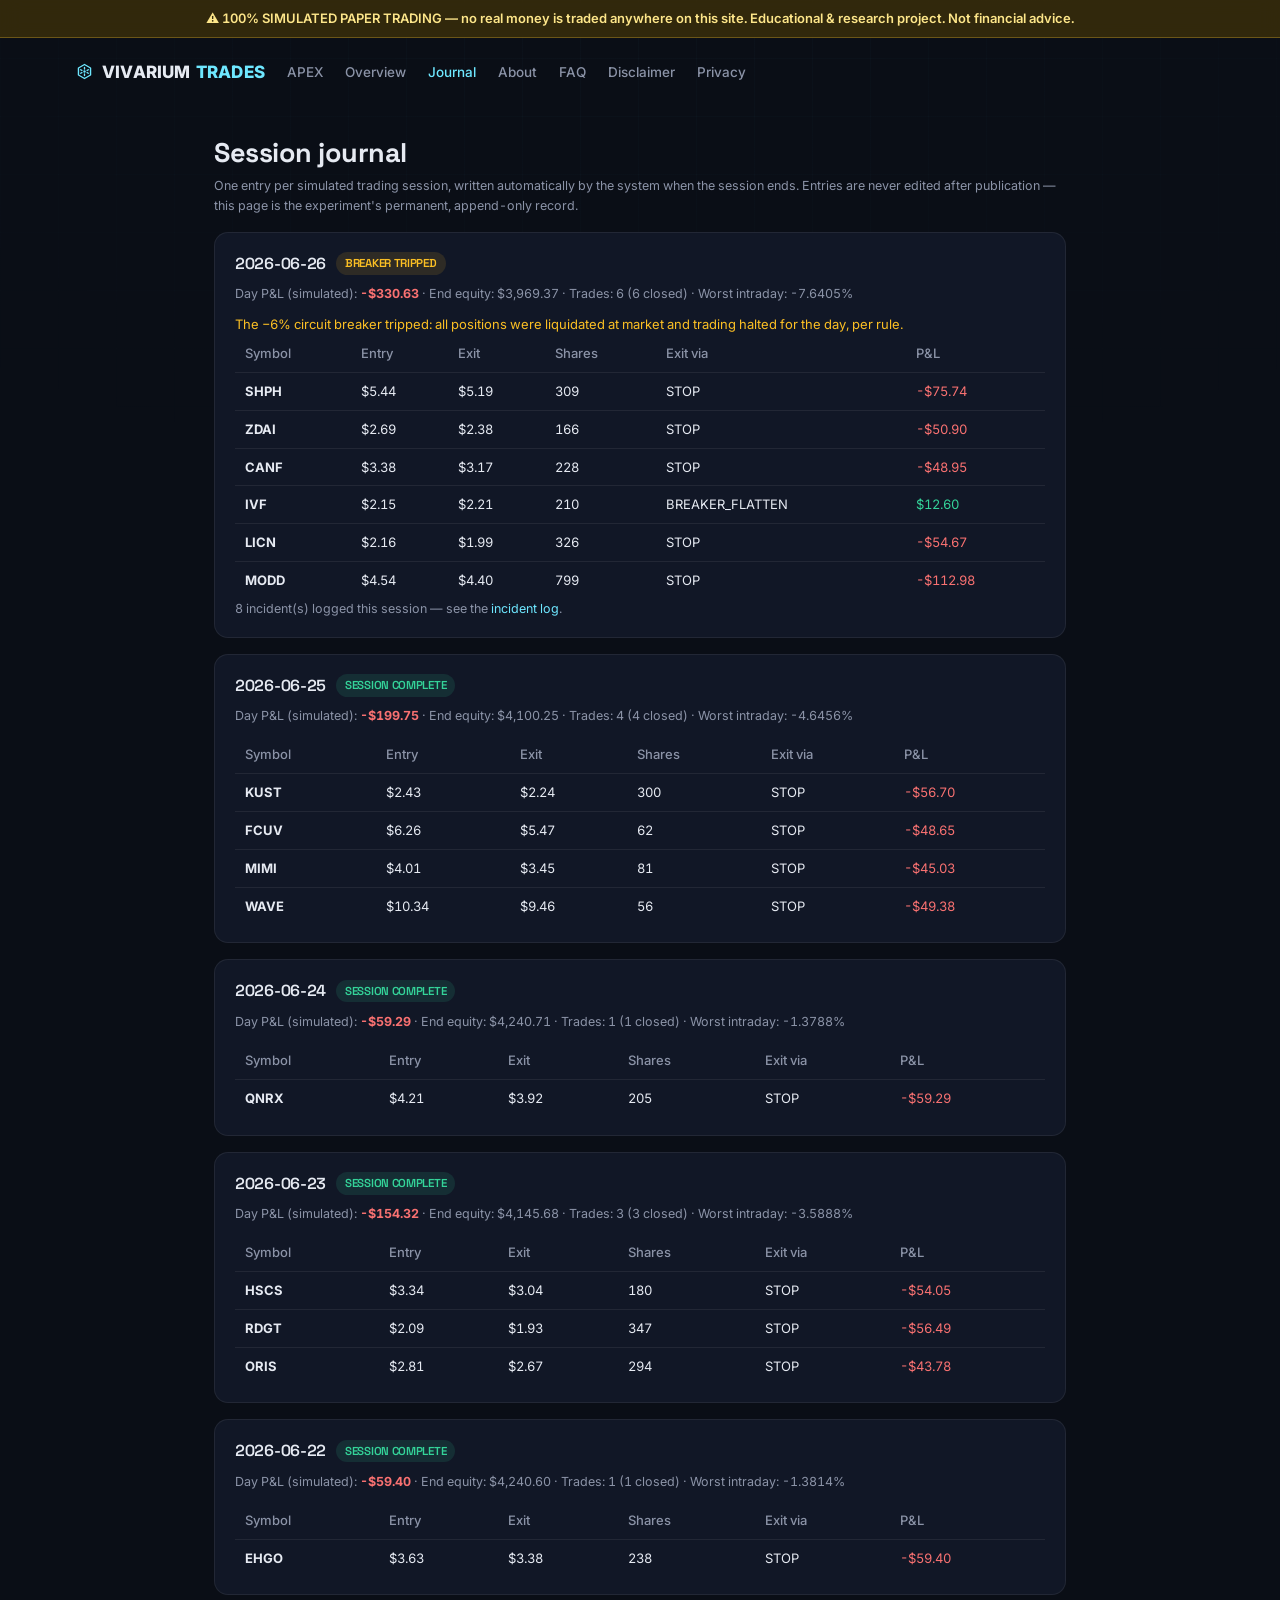
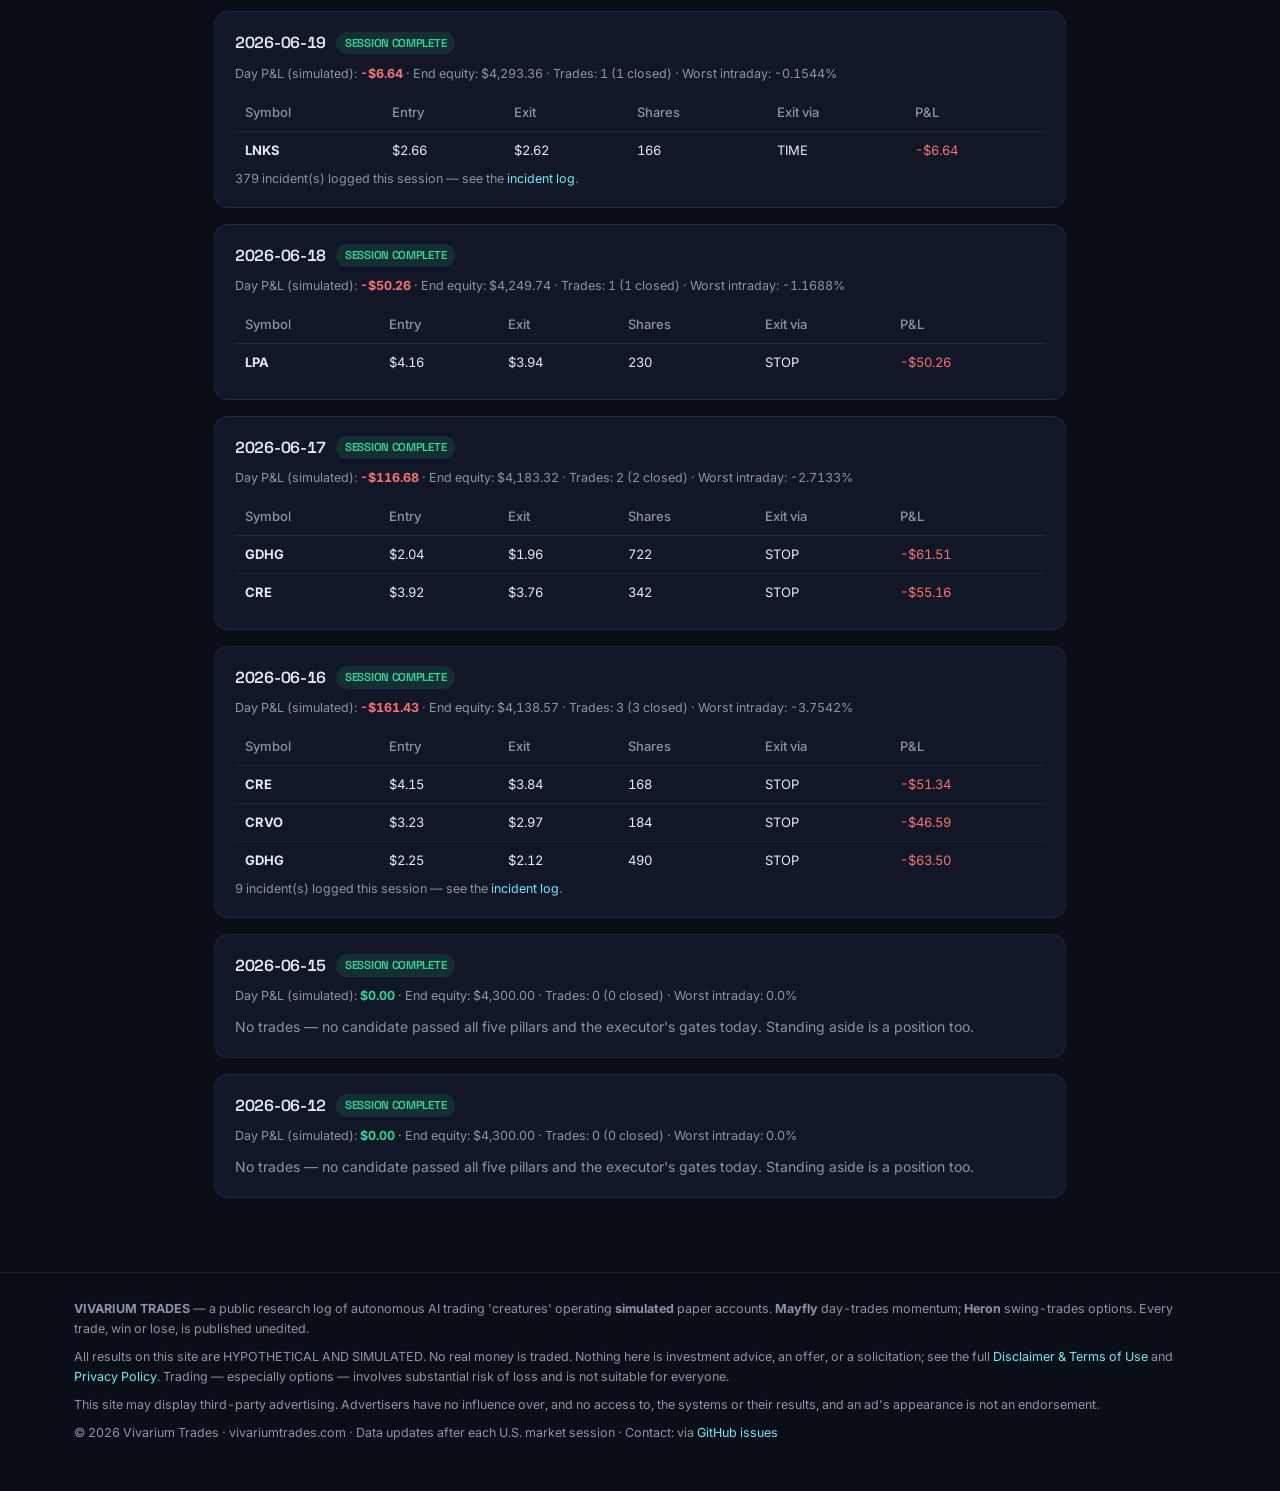
<file: journal.html>
<!doctype html>
<html lang="en"><head>
<meta charset="utf-8"><meta name="viewport" content="width=device-width,initial-scale=1">
<title>Session Journal — Mayfly</title>
<meta name="description" content="The day-by-day session journal of the AI trading experiment: every simulated trading day's P&L, trades, and incidents, recorded automatically and never edited.">
<link rel="canonical" href="https://vivariumtrades.com/journal.html">
<link rel="icon" href="data:image/svg+xml,<svg xmlns=%22http://www.w3.org/2000/svg%22 viewBox=%220 0 24 24%22 fill=%22none%22 stroke=%22%236ee7ff%22 stroke-width=%221.8%22 stroke-linecap=%22round%22 stroke-linejoin=%22round%22><path d=%22M12 4 L18.9 8 L18.9 16 L12 20 L5.1 16 L5.1 8 Z%22/><circle cx=%2212%22 cy=%2212%22 r=%221.8%22 fill=%22%236ee7ff%22 stroke=%22none%22/></svg>">
<meta property="og:site_name" content="Vivarium Trades — open AI trading experiments">
<meta property="og:title" content="Vivarium Trades — open AI trading experiments">
<meta property="og:description" content="Vivarium Trades runs autonomous AI trading 'creatures' on simulated paper accounts and publishes everything — every trade, statistic, and failure. Mayfly day-trades momentum; Heron swing-trades options. Simulated money, frozen rules, public results. Not financial advice.">
<meta property="og:type" content="website">
<meta property="og:image" content="https://vivariumtrades.com/og.png?v=2026-06-28">
<meta property="og:image:width" content="1200">
<meta property="og:image:height" content="630">
<meta property="og:url" content="https://vivariumtrades.com/journal.html">
<meta name="twitter:card" content="summary_large_image">
<meta name="twitter:image" content="https://vivariumtrades.com/og.png?v=2026-06-28">
<script async src="https://pagead2.googlesyndication.com/pagead/js/adsbygoogle.js?client=ca-pub-6713026951410554" crossorigin="anonymous"></script>
<link href="https://fonts.googleapis.com/css2?family=Inter:wght@400;500;600;800&family=JetBrains+Mono:wght@500;600&family=Space+Grotesk:wght@500;600;700&display=swap" rel="stylesheet">
<style>
:root{--bg:#0a0e16;--card:#111726;--card2:#0e1420;--line:rgba(255,255,255,.07);
--txt:#e6eaf2;--mut:#8b93a7;--grn:#34d399;--red:#f87171;--amb:#fbbf24;--acc:#6ee7ff;
--mono:'JetBrains Mono',ui-monospace,SFMono-Regular,Menlo,Consolas,monospace;
--display:'Space Grotesk',Inter,system-ui,sans-serif}
*{box-sizing:border-box;margin:0}
html{scroll-behavior:smooth}
body{background:radial-gradient(1200px 600px at 80% -10%,#15203a 0%,var(--bg) 55%);
color:var(--txt);font:15px/1.6 Inter,system-ui,sans-serif;min-height:100vh;
font-variant-numeric:tabular-nums}
.wrap{max-width:1180px;margin:0 auto;padding:0 24px}
a{color:var(--acc);text-decoration:none;transition:color .15s}a:hover{text-decoration:underline}
:focus-visible{outline:2px solid var(--acc);outline-offset:2px;border-radius:4px}
.simbanner{position:sticky;top:0;z-index:50;background:rgba(59,47,10,.82);
backdrop-filter:blur(10px);-webkit-backdrop-filter:blur(10px);
border-bottom:1px solid #6b5618;color:#fde68a;text-align:center;font-weight:600;
font-size:13px;padding:8px 16px}
nav{display:flex;gap:22px;align-items:center;padding:18px 0;flex-wrap:wrap}
nav .brand{font-weight:800;font-size:17px;color:var(--txt);letter-spacing:.2px}
nav .brand span{color:var(--acc)}
nav a.lnk{color:var(--mut);font-weight:500;font-size:13.5px;padding:6px 0;transition:color .15s}
nav a.lnk:hover{color:var(--txt);text-decoration:none}
nav a.lnk.on{color:var(--acc)}
.card{background:var(--card);border:1px solid var(--line);border-radius:14px;padding:20px;transition:border-color .2s}
.card:hover{border-color:rgba(110,231,255,.22)}
h1{font-family:var(--display);font-size:34px;line-height:1.2;font-weight:700;letter-spacing:-.5px}
h2{font-family:var(--display);font-size:22px;font-weight:600;margin:0 0 14px;letter-spacing:-.3px}
h3{font-size:15px;font-weight:600;margin:18px 0 6px}
p.mut,li.mut,.mut{color:var(--mut)}
section{margin:34px 0}
table{width:100%;border-collapse:collapse;font-size:13px}
th{color:var(--mut);text-align:left;font-weight:500;padding:8px 10px;border-bottom:1px solid var(--line)}
td{padding:8px 10px;border-bottom:1px solid var(--line)}
tr:last-child td{border-bottom:0}
.chip{display:inline-block;padding:2px 9px;border-radius:99px;font-size:11.5px;font-weight:600}
.chip.g{background:rgba(52,211,153,.12);color:var(--grn)}
.chip.r{background:rgba(248,113,113,.12);color:var(--red)}
.chip.a{background:rgba(251,191,36,.12);color:var(--amb)}
.chip.b{background:rgba(110,231,255,.10);color:var(--acc)}
.grn{color:var(--grn)}.red{color:var(--red)}.amb{color:var(--amb)}
footer{border-top:1px solid var(--line);margin-top:48px;padding:26px 0 40px;
color:var(--mut);font-size:12.5px}
footer p{margin:0 0 8px}
.legalbox{background:var(--card2);border:1px solid var(--line);border-radius:12px;
padding:16px 18px;font-size:12.5px;color:var(--mut);margin:12px 0}
ul{padding-left:22px}li{margin:5px 0}
nav a.lnk{position:relative}
nav a.lnk::after{content:"";position:absolute;left:0;bottom:-4px;height:1px;width:0;
background:var(--acc);box-shadow:0 0 6px var(--acc);transition:width .2s}
nav a.lnk:hover::after{width:100%}
nav .brand:hover{text-shadow:0 0 14px rgba(110,231,255,.45)}
body::before{content:"";position:fixed;inset:0;z-index:-1;pointer-events:none;
background:linear-gradient(rgba(110,231,255,.022) 1px,transparent 1px) 0 0/100% 58px,
linear-gradient(90deg,rgba(110,231,255,.022) 1px,transparent 1px) 0 0/58px 100%;
-webkit-mask:radial-gradient(120% 80% at 50% 0,#000,transparent 72%);
mask:radial-gradient(120% 80% at 50% 0,#000,transparent 72%)}
.btn{display:inline-flex;align-items:center;gap:8px;padding:12px 20px;border-radius:99px;
font-weight:600;font-size:14px;border:1px solid rgba(110,231,255,.35);background:rgba(110,231,255,.10);
color:var(--acc);cursor:pointer;transition:.2s;backdrop-filter:blur(6px)}
.btn:hover{background:rgba(110,231,255,.18);box-shadow:0 0 26px rgba(110,231,255,.22);
transform:translateY(-1px);text-decoration:none}
.btn svg{width:16px;height:16px}
.btn.ghost{background:transparent;border-color:var(--line);color:var(--txt)}
.btn.ghost:hover{border-color:rgba(110,231,255,.4);box-shadow:none}
.slabel{font-family:var(--mono);font-size:11px;letter-spacing:2.5px;color:var(--acc);
text-transform:uppercase;display:flex;align-items:center;gap:10px;margin-bottom:10px}
.slabel::before{content:"";width:24px;height:1px;background:var(--acc);box-shadow:0 0 8px var(--acc)}
.reveal{opacity:0;transform:translateY(20px);transition:opacity .6s ease-out,transform .6s ease-out}
.reveal.in{opacity:1;transform:none}
details.disc{background:var(--card2);border:1px solid var(--line);border-radius:12px;
padding:0 16px;margin:10px 0;transition:border-color .2s}
details.disc[open]{border-color:rgba(110,231,255,.25)}
details.disc summary{cursor:pointer;padding:14px 0;font-weight:600;font-family:var(--display);
list-style:none;display:flex;justify-content:space-between;align-items:center}
details.disc summary::-webkit-details-marker{display:none}
details.disc summary::after{content:"+";color:var(--acc);font-size:20px;line-height:1;transition:transform .2s}
details.disc[open] summary::after{transform:rotate(45deg)}
details.disc .body{padding:0 0 14px}
@media(max-width:760px){h1{font-size:26px}body{font-size:14px}}
@media(prefers-reduced-motion:reduce){html{scroll-behavior:auto}
*,*::before,*::after{animation-duration:.001ms!important;animation-iteration-count:1!important;
transition-duration:.001ms!important}}
 .doc{max-width:900px;margin:0 auto;padding:30px 24px 10px}
.doc h1{font-size:27px;margin-bottom:6px}
.entry{background:var(--card);border:1px solid var(--line);border-radius:14px;
padding:18px 20px;margin:16px 0}
.entry h2{font-size:16px;margin:0 0 8px;display:flex;gap:10px;align-items:center;flex-wrap:wrap}
.entry .stat{color:var(--mut);font-size:12.5px;margin-bottom:10px}
.doc p,.doc li{color:#c2c9d8;font-size:14px}</style></head><body>
<div class="simbanner">&#9888;&#65039; 100% SIMULATED PAPER TRADING &mdash; no real money is traded anywhere on this site. Educational &amp; research project. Not financial advice.</div>
<div class="wrap"><nav><a class="brand" href="index.html"><svg width="21" height="21" viewBox="0 0 24 24" fill="none" aria-hidden="true" focusable="false" stroke="#6ee7ff" stroke-width="1.6" stroke-linecap="round" stroke-linejoin="round" style="vertical-align:-4px;margin-right:7px"><path d="M12 4 L18.9 8 L18.9 16 L12 20 L5.1 16 L5.1 8 Z"/><circle cx="12" cy="12" r="1.4" fill="#6ee7ff" stroke="none"/><path d="M12 7.5V9.2M12 14.8V16.5M7.6 10 9 10.8M15 13.2 16.4 14M16.4 10 15 10.8M9 13.2 7.6 14"/></svg>VIVARIUM<span> TRADES</span></a><a class="lnk" href="index.html">APEX</a><a class="lnk" href="overview.html">Overview</a><a class="lnk on" href="journal.html" aria-current="page">Journal</a><a class="lnk" href="about.html">About</a><a class="lnk" href="faq.html">FAQ</a><a class="lnk" href="disclaimer.html">Disclaimer</a><a class="lnk" href="privacy.html">Privacy</a></nav></div>
<div class="doc">
<h1>Session journal</h1>
<p class="upd" style="color:var(--mut);font-size:12.5px">One entry per simulated
trading session, written automatically by the system when the session ends.
Entries are never edited after publication &mdash; this page is the experiment's
permanent, append-only record.</p>
<div class="entry"><h2>2026-06-26 <span class="chip a">BREAKER TRIPPED</span></h2><div class="stat">Day P&amp;L (simulated): <b class="red">-$330.63</b> &middot; End equity: $3,969.37 &middot; Trades: 6 (6 closed) &middot; Worst intraday: -7.6405%</div><p style='color:var(--amb);font-size:13px'>The −6% circuit breaker tripped: all positions were liquidated at market and trading halted for the day, per rule.</p><table><tr><th>Symbol</th><th>Entry</th><th>Exit</th><th>Shares</th><th>Exit via</th><th>P&amp;L</th></tr><tr><td><b>SHPH</b></td><td>$5.44</td><td>$5.19</td><td>309</td><td>STOP</td><td class="red">-$75.74</td></tr><tr><td><b>ZDAI</b></td><td>$2.69</td><td>$2.38</td><td>166</td><td>STOP</td><td class="red">-$50.90</td></tr><tr><td><b>CANF</b></td><td>$3.38</td><td>$3.17</td><td>228</td><td>STOP</td><td class="red">-$48.95</td></tr><tr><td><b>IVF</b></td><td>$2.15</td><td>$2.21</td><td>210</td><td>BREAKER_FLATTEN</td><td class="grn">$12.60</td></tr><tr><td><b>LICN</b></td><td>$2.16</td><td>$1.99</td><td>326</td><td>STOP</td><td class="red">-$54.67</td></tr><tr><td><b>MODD</b></td><td>$4.54</td><td>$4.40</td><td>799</td><td>STOP</td><td class="red">-$112.98</td></tr></table><p style='color:var(--mut);font-size:12.5px'>8 incident(s) logged this session — see the <a href='mayfly.html#results'>incident log</a>.</p></div>
<div class="entry"><h2>2026-06-25 <span class="chip g">SESSION COMPLETE</span></h2><div class="stat">Day P&amp;L (simulated): <b class="red">-$199.75</b> &middot; End equity: $4,100.25 &middot; Trades: 4 (4 closed) &middot; Worst intraday: -4.6456%</div><table><tr><th>Symbol</th><th>Entry</th><th>Exit</th><th>Shares</th><th>Exit via</th><th>P&amp;L</th></tr><tr><td><b>KUST</b></td><td>$2.43</td><td>$2.24</td><td>300</td><td>STOP</td><td class="red">-$56.70</td></tr><tr><td><b>FCUV</b></td><td>$6.26</td><td>$5.47</td><td>62</td><td>STOP</td><td class="red">-$48.65</td></tr><tr><td><b>MIMI</b></td><td>$4.01</td><td>$3.45</td><td>81</td><td>STOP</td><td class="red">-$45.03</td></tr><tr><td><b>WAVE</b></td><td>$10.34</td><td>$9.46</td><td>56</td><td>STOP</td><td class="red">-$49.38</td></tr></table></div>
<div class="entry"><h2>2026-06-24 <span class="chip g">SESSION COMPLETE</span></h2><div class="stat">Day P&amp;L (simulated): <b class="red">-$59.29</b> &middot; End equity: $4,240.71 &middot; Trades: 1 (1 closed) &middot; Worst intraday: -1.3788%</div><table><tr><th>Symbol</th><th>Entry</th><th>Exit</th><th>Shares</th><th>Exit via</th><th>P&amp;L</th></tr><tr><td><b>QNRX</b></td><td>$4.21</td><td>$3.92</td><td>205</td><td>STOP</td><td class="red">-$59.29</td></tr></table></div>
<div class="entry"><h2>2026-06-23 <span class="chip g">SESSION COMPLETE</span></h2><div class="stat">Day P&amp;L (simulated): <b class="red">-$154.32</b> &middot; End equity: $4,145.68 &middot; Trades: 3 (3 closed) &middot; Worst intraday: -3.5888%</div><table><tr><th>Symbol</th><th>Entry</th><th>Exit</th><th>Shares</th><th>Exit via</th><th>P&amp;L</th></tr><tr><td><b>HSCS</b></td><td>$3.34</td><td>$3.04</td><td>180</td><td>STOP</td><td class="red">-$54.05</td></tr><tr><td><b>RDGT</b></td><td>$2.09</td><td>$1.93</td><td>347</td><td>STOP</td><td class="red">-$56.49</td></tr><tr><td><b>ORIS</b></td><td>$2.81</td><td>$2.67</td><td>294</td><td>STOP</td><td class="red">-$43.78</td></tr></table></div>
<div class="entry"><h2>2026-06-22 <span class="chip g">SESSION COMPLETE</span></h2><div class="stat">Day P&amp;L (simulated): <b class="red">-$59.40</b> &middot; End equity: $4,240.60 &middot; Trades: 1 (1 closed) &middot; Worst intraday: -1.3814%</div><table><tr><th>Symbol</th><th>Entry</th><th>Exit</th><th>Shares</th><th>Exit via</th><th>P&amp;L</th></tr><tr><td><b>EHGO</b></td><td>$3.63</td><td>$3.38</td><td>238</td><td>STOP</td><td class="red">-$59.40</td></tr></table></div>
<div class="entry"><h2>2026-06-19 <span class="chip g">SESSION COMPLETE</span></h2><div class="stat">Day P&amp;L (simulated): <b class="red">-$6.64</b> &middot; End equity: $4,293.36 &middot; Trades: 1 (1 closed) &middot; Worst intraday: -0.1544%</div><table><tr><th>Symbol</th><th>Entry</th><th>Exit</th><th>Shares</th><th>Exit via</th><th>P&amp;L</th></tr><tr><td><b>LNKS</b></td><td>$2.66</td><td>$2.62</td><td>166</td><td>TIME</td><td class="red">-$6.64</td></tr></table><p style='color:var(--mut);font-size:12.5px'>379 incident(s) logged this session — see the <a href='mayfly.html#results'>incident log</a>.</p></div>
<div class="entry"><h2>2026-06-18 <span class="chip g">SESSION COMPLETE</span></h2><div class="stat">Day P&amp;L (simulated): <b class="red">-$50.26</b> &middot; End equity: $4,249.74 &middot; Trades: 1 (1 closed) &middot; Worst intraday: -1.1688%</div><table><tr><th>Symbol</th><th>Entry</th><th>Exit</th><th>Shares</th><th>Exit via</th><th>P&amp;L</th></tr><tr><td><b>LPA</b></td><td>$4.16</td><td>$3.94</td><td>230</td><td>STOP</td><td class="red">-$50.26</td></tr></table></div>
<div class="entry"><h2>2026-06-17 <span class="chip g">SESSION COMPLETE</span></h2><div class="stat">Day P&amp;L (simulated): <b class="red">-$116.68</b> &middot; End equity: $4,183.32 &middot; Trades: 2 (2 closed) &middot; Worst intraday: -2.7133%</div><table><tr><th>Symbol</th><th>Entry</th><th>Exit</th><th>Shares</th><th>Exit via</th><th>P&amp;L</th></tr><tr><td><b>GDHG</b></td><td>$2.04</td><td>$1.96</td><td>722</td><td>STOP</td><td class="red">-$61.51</td></tr><tr><td><b>CRE</b></td><td>$3.92</td><td>$3.76</td><td>342</td><td>STOP</td><td class="red">-$55.16</td></tr></table></div>
<div class="entry"><h2>2026-06-16 <span class="chip g">SESSION COMPLETE</span></h2><div class="stat">Day P&amp;L (simulated): <b class="red">-$161.43</b> &middot; End equity: $4,138.57 &middot; Trades: 3 (3 closed) &middot; Worst intraday: -3.7542%</div><table><tr><th>Symbol</th><th>Entry</th><th>Exit</th><th>Shares</th><th>Exit via</th><th>P&amp;L</th></tr><tr><td><b>CRE</b></td><td>$4.15</td><td>$3.84</td><td>168</td><td>STOP</td><td class="red">-$51.34</td></tr><tr><td><b>CRVO</b></td><td>$3.23</td><td>$2.97</td><td>184</td><td>STOP</td><td class="red">-$46.59</td></tr><tr><td><b>GDHG</b></td><td>$2.25</td><td>$2.12</td><td>490</td><td>STOP</td><td class="red">-$63.50</td></tr></table><p style='color:var(--mut);font-size:12.5px'>9 incident(s) logged this session — see the <a href='mayfly.html#results'>incident log</a>.</p></div>
<div class="entry"><h2>2026-06-15 <span class="chip g">SESSION COMPLETE</span></h2><div class="stat">Day P&amp;L (simulated): <b class="grn">$0.00</b> &middot; End equity: $4,300.00 &middot; Trades: 0 (0 closed) &middot; Worst intraday: 0.0%</div><p style='color:var(--mut)'>No trades — no candidate passed all five pillars and the executor's gates today. Standing aside is a position too.</p></div>
<div class="entry"><h2>2026-06-12 <span class="chip g">SESSION COMPLETE</span></h2><div class="stat">Day P&amp;L (simulated): <b class="grn">$0.00</b> &middot; End equity: $4,300.00 &middot; Trades: 0 (0 closed) &middot; Worst intraday: 0.0%</div><p style='color:var(--mut)'>No trades — no candidate passed all five pillars and the executor's gates today. Standing aside is a position too.</p></div>
</div>
<footer><div class="wrap">
<p><strong>VIVARIUM TRADES</strong> &mdash; a public research log of autonomous
AI trading 'creatures' operating <strong>simulated</strong> paper accounts.
<b>Mayfly</b> day-trades momentum; <b>Heron</b> swing-trades options. Every
trade, win or lose, is published unedited.</p>
<p>All results on this site are HYPOTHETICAL AND SIMULATED. No real money is
traded. Nothing here is investment advice, an offer, or a solicitation; see the
full <a href="disclaimer.html">Disclaimer &amp; Terms of Use</a> and
<a href="privacy.html">Privacy Policy</a>. Trading &mdash; especially options
&mdash; involves substantial risk of loss and is not suitable for everyone.</p>
<p>This site may display third-party advertising. Advertisers have no influence
over, and no access to, the systems or their results, and an ad's appearance is
not an endorsement.</p>
<p>&copy; 2026 Vivarium Trades &middot; vivariumtrades.com &middot; Data updates
after each U.S. market session &middot; Contact: via
<a href="https://github.com/gabsp901-bit/ai-trading-experiment/issues" rel="nofollow">GitHub issues</a></p>
</div></footer>
</body></html>
</file>
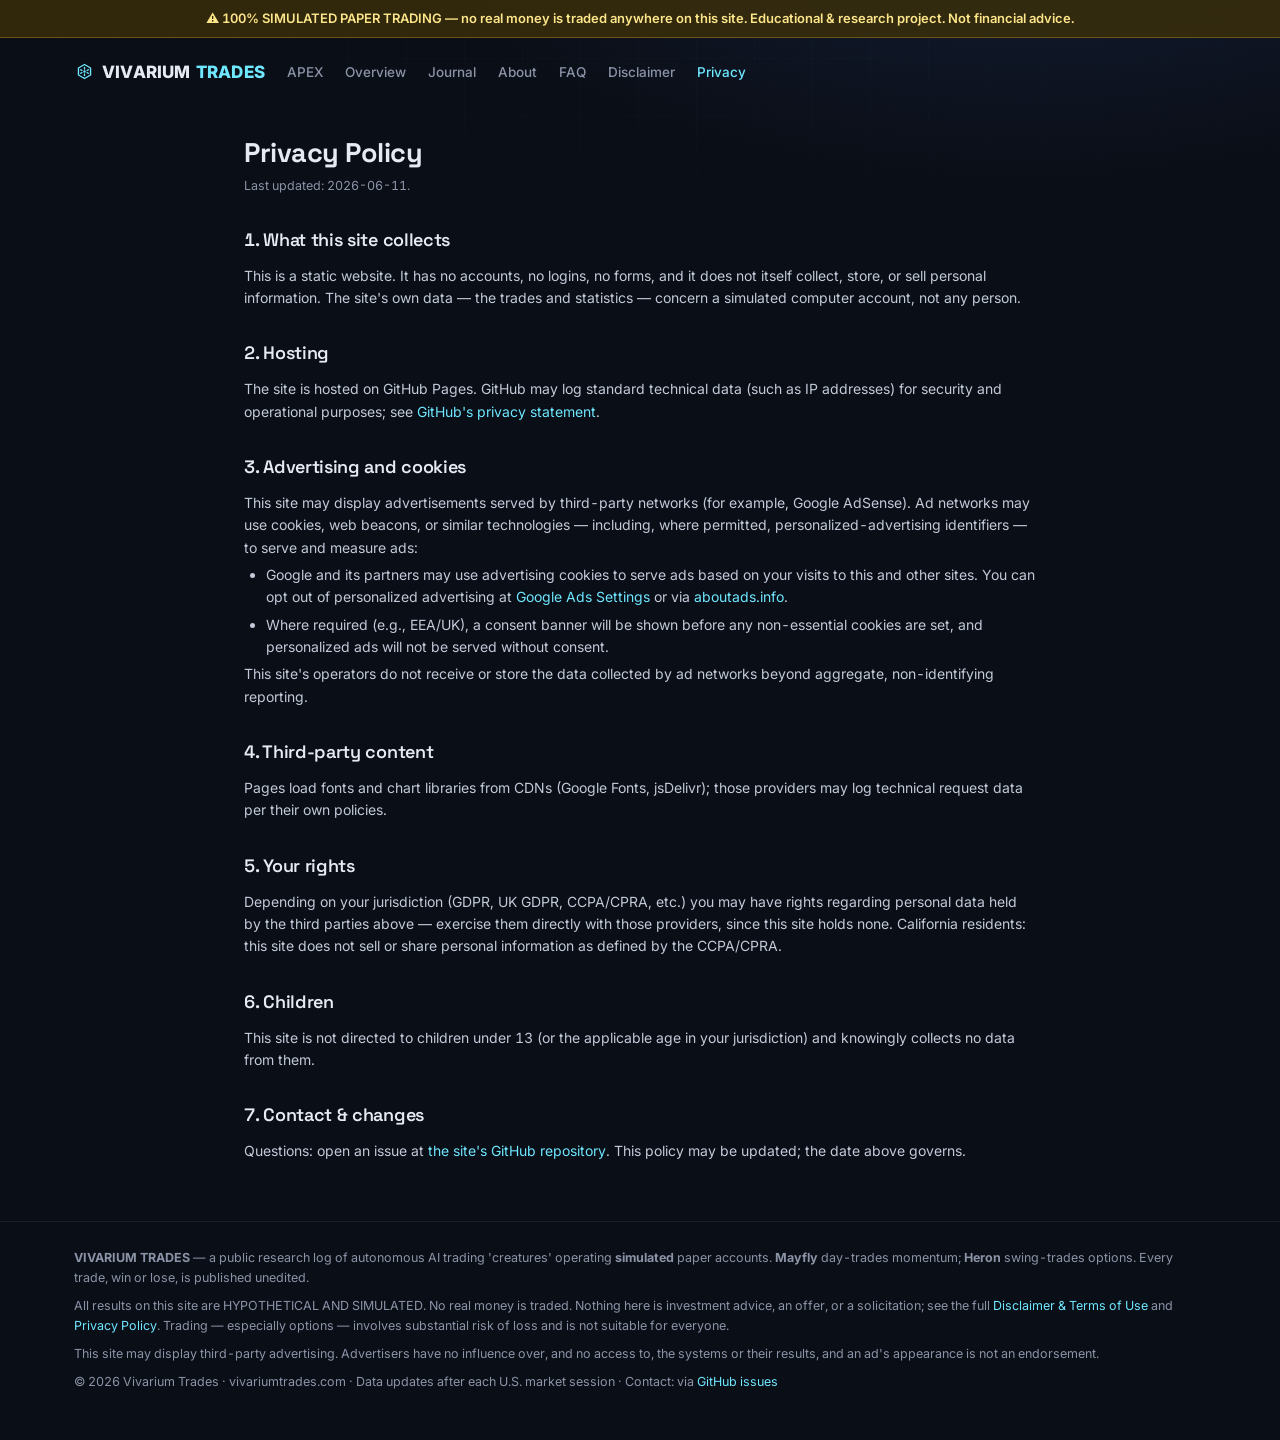
<file: privacy.html>
<!doctype html>
<html lang="en"><head>
<meta charset="utf-8"><meta name="viewport" content="width=device-width,initial-scale=1">
<title>Privacy Policy — Mayfly</title>
<meta name="description" content="Privacy policy: what this static site collects (nothing itself), hosting, advertising cookies and opt-outs, and your rights.">
<link rel="canonical" href="https://vivariumtrades.com/privacy.html">
<link rel="icon" href="data:image/svg+xml,<svg xmlns=%22http://www.w3.org/2000/svg%22 viewBox=%220 0 24 24%22 fill=%22none%22 stroke=%22%236ee7ff%22 stroke-width=%221.8%22 stroke-linecap=%22round%22 stroke-linejoin=%22round%22><path d=%22M12 4 L18.9 8 L18.9 16 L12 20 L5.1 16 L5.1 8 Z%22/><circle cx=%2212%22 cy=%2212%22 r=%221.8%22 fill=%22%236ee7ff%22 stroke=%22none%22/></svg>">
<meta property="og:site_name" content="Vivarium Trades — open AI trading experiments">
<meta property="og:title" content="Vivarium Trades — open AI trading experiments">
<meta property="og:description" content="Vivarium Trades runs autonomous AI trading 'creatures' on simulated paper accounts and publishes everything — every trade, statistic, and failure. Mayfly day-trades momentum; Heron swing-trades options. Simulated money, frozen rules, public results. Not financial advice.">
<meta property="og:type" content="website">
<meta property="og:image" content="https://vivariumtrades.com/og.png?v=2026-06-28">
<meta property="og:image:width" content="1200">
<meta property="og:image:height" content="630">
<meta property="og:url" content="https://vivariumtrades.com/privacy.html">
<meta name="twitter:card" content="summary_large_image">
<meta name="twitter:image" content="https://vivariumtrades.com/og.png?v=2026-06-28">
<script async src="https://pagead2.googlesyndication.com/pagead/js/adsbygoogle.js?client=ca-pub-6713026951410554" crossorigin="anonymous"></script>
<link href="https://fonts.googleapis.com/css2?family=Inter:wght@400;500;600;800&family=JetBrains+Mono:wght@500;600&family=Space+Grotesk:wght@500;600;700&display=swap" rel="stylesheet">
<style>
:root{--bg:#0a0e16;--card:#111726;--card2:#0e1420;--line:rgba(255,255,255,.07);
--txt:#e6eaf2;--mut:#8b93a7;--grn:#34d399;--red:#f87171;--amb:#fbbf24;--acc:#6ee7ff;
--mono:'JetBrains Mono',ui-monospace,SFMono-Regular,Menlo,Consolas,monospace;
--display:'Space Grotesk',Inter,system-ui,sans-serif}
*{box-sizing:border-box;margin:0}
html{scroll-behavior:smooth}
body{background:radial-gradient(1200px 600px at 80% -10%,#15203a 0%,var(--bg) 55%);
color:var(--txt);font:15px/1.6 Inter,system-ui,sans-serif;min-height:100vh;
font-variant-numeric:tabular-nums}
.wrap{max-width:1180px;margin:0 auto;padding:0 24px}
a{color:var(--acc);text-decoration:none;transition:color .15s}a:hover{text-decoration:underline}
:focus-visible{outline:2px solid var(--acc);outline-offset:2px;border-radius:4px}
.simbanner{position:sticky;top:0;z-index:50;background:rgba(59,47,10,.82);
backdrop-filter:blur(10px);-webkit-backdrop-filter:blur(10px);
border-bottom:1px solid #6b5618;color:#fde68a;text-align:center;font-weight:600;
font-size:13px;padding:8px 16px}
nav{display:flex;gap:22px;align-items:center;padding:18px 0;flex-wrap:wrap}
nav .brand{font-weight:800;font-size:17px;color:var(--txt);letter-spacing:.2px}
nav .brand span{color:var(--acc)}
nav a.lnk{color:var(--mut);font-weight:500;font-size:13.5px;padding:6px 0;transition:color .15s}
nav a.lnk:hover{color:var(--txt);text-decoration:none}
nav a.lnk.on{color:var(--acc)}
.card{background:var(--card);border:1px solid var(--line);border-radius:14px;padding:20px;transition:border-color .2s}
.card:hover{border-color:rgba(110,231,255,.22)}
h1{font-family:var(--display);font-size:34px;line-height:1.2;font-weight:700;letter-spacing:-.5px}
h2{font-family:var(--display);font-size:22px;font-weight:600;margin:0 0 14px;letter-spacing:-.3px}
h3{font-size:15px;font-weight:600;margin:18px 0 6px}
p.mut,li.mut,.mut{color:var(--mut)}
section{margin:34px 0}
table{width:100%;border-collapse:collapse;font-size:13px}
th{color:var(--mut);text-align:left;font-weight:500;padding:8px 10px;border-bottom:1px solid var(--line)}
td{padding:8px 10px;border-bottom:1px solid var(--line)}
tr:last-child td{border-bottom:0}
.chip{display:inline-block;padding:2px 9px;border-radius:99px;font-size:11.5px;font-weight:600}
.chip.g{background:rgba(52,211,153,.12);color:var(--grn)}
.chip.r{background:rgba(248,113,113,.12);color:var(--red)}
.chip.a{background:rgba(251,191,36,.12);color:var(--amb)}
.chip.b{background:rgba(110,231,255,.10);color:var(--acc)}
.grn{color:var(--grn)}.red{color:var(--red)}.amb{color:var(--amb)}
footer{border-top:1px solid var(--line);margin-top:48px;padding:26px 0 40px;
color:var(--mut);font-size:12.5px}
footer p{margin:0 0 8px}
.legalbox{background:var(--card2);border:1px solid var(--line);border-radius:12px;
padding:16px 18px;font-size:12.5px;color:var(--mut);margin:12px 0}
ul{padding-left:22px}li{margin:5px 0}
nav a.lnk{position:relative}
nav a.lnk::after{content:"";position:absolute;left:0;bottom:-4px;height:1px;width:0;
background:var(--acc);box-shadow:0 0 6px var(--acc);transition:width .2s}
nav a.lnk:hover::after{width:100%}
nav .brand:hover{text-shadow:0 0 14px rgba(110,231,255,.45)}
body::before{content:"";position:fixed;inset:0;z-index:-1;pointer-events:none;
background:linear-gradient(rgba(110,231,255,.022) 1px,transparent 1px) 0 0/100% 58px,
linear-gradient(90deg,rgba(110,231,255,.022) 1px,transparent 1px) 0 0/58px 100%;
-webkit-mask:radial-gradient(120% 80% at 50% 0,#000,transparent 72%);
mask:radial-gradient(120% 80% at 50% 0,#000,transparent 72%)}
.btn{display:inline-flex;align-items:center;gap:8px;padding:12px 20px;border-radius:99px;
font-weight:600;font-size:14px;border:1px solid rgba(110,231,255,.35);background:rgba(110,231,255,.10);
color:var(--acc);cursor:pointer;transition:.2s;backdrop-filter:blur(6px)}
.btn:hover{background:rgba(110,231,255,.18);box-shadow:0 0 26px rgba(110,231,255,.22);
transform:translateY(-1px);text-decoration:none}
.btn svg{width:16px;height:16px}
.btn.ghost{background:transparent;border-color:var(--line);color:var(--txt)}
.btn.ghost:hover{border-color:rgba(110,231,255,.4);box-shadow:none}
.slabel{font-family:var(--mono);font-size:11px;letter-spacing:2.5px;color:var(--acc);
text-transform:uppercase;display:flex;align-items:center;gap:10px;margin-bottom:10px}
.slabel::before{content:"";width:24px;height:1px;background:var(--acc);box-shadow:0 0 8px var(--acc)}
.reveal{opacity:0;transform:translateY(20px);transition:opacity .6s ease-out,transform .6s ease-out}
.reveal.in{opacity:1;transform:none}
details.disc{background:var(--card2);border:1px solid var(--line);border-radius:12px;
padding:0 16px;margin:10px 0;transition:border-color .2s}
details.disc[open]{border-color:rgba(110,231,255,.25)}
details.disc summary{cursor:pointer;padding:14px 0;font-weight:600;font-family:var(--display);
list-style:none;display:flex;justify-content:space-between;align-items:center}
details.disc summary::-webkit-details-marker{display:none}
details.disc summary::after{content:"+";color:var(--acc);font-size:20px;line-height:1;transition:transform .2s}
details.disc[open] summary::after{transform:rotate(45deg)}
details.disc .body{padding:0 0 14px}
@media(max-width:760px){h1{font-size:26px}body{font-size:14px}}
@media(prefers-reduced-motion:reduce){html{scroll-behavior:auto}
*,*::before,*::after{animation-duration:.001ms!important;animation-iteration-count:1!important;
transition-duration:.001ms!important}}
 .doc{max-width:840px;margin:0 auto;padding:30px 24px 10px}
.doc h1{font-size:27px;margin-bottom:6px}.doc h2{margin:30px 0 10px;font-size:18px}
.doc p,.doc li{color:#c2c9d8;font-size:14px}.doc .upd{color:var(--mut);font-size:12.5px}
</style></head><body>
<div class="simbanner">&#9888;&#65039; 100% SIMULATED PAPER TRADING &mdash; no real money is traded anywhere on this site. Educational &amp; research project. Not financial advice.</div>
<div class="wrap"><nav><a class="brand" href="index.html"><svg width="21" height="21" viewBox="0 0 24 24" fill="none" aria-hidden="true" focusable="false" stroke="#6ee7ff" stroke-width="1.6" stroke-linecap="round" stroke-linejoin="round" style="vertical-align:-4px;margin-right:7px"><path d="M12 4 L18.9 8 L18.9 16 L12 20 L5.1 16 L5.1 8 Z"/><circle cx="12" cy="12" r="1.4" fill="#6ee7ff" stroke="none"/><path d="M12 7.5V9.2M12 14.8V16.5M7.6 10 9 10.8M15 13.2 16.4 14M16.4 10 15 10.8M9 13.2 7.6 14"/></svg>VIVARIUM<span> TRADES</span></a><a class="lnk" href="index.html">APEX</a><a class="lnk" href="overview.html">Overview</a><a class="lnk" href="journal.html">Journal</a><a class="lnk" href="about.html">About</a><a class="lnk" href="faq.html">FAQ</a><a class="lnk" href="disclaimer.html">Disclaimer</a><a class="lnk on" href="privacy.html" aria-current="page">Privacy</a></nav></div>
<div class="doc">
<h1>Privacy Policy</h1>
<p class="upd">Last updated: 2026-06-11.</p>

<h2>1. What this site collects</h2>
<p>This is a static website. It has no accounts, no logins, no forms, and it
does not itself collect, store, or sell personal information. The site's own
data &mdash; the trades and statistics &mdash; concern a simulated computer
account, not any person.</p>

<h2>2. Hosting</h2>
<p>The site is hosted on GitHub Pages. GitHub may log standard technical data
(such as IP addresses) for security and operational purposes; see
<a href="https://docs.github.com/site-policy/privacy-policies/github-general-privacy-statement" rel="nofollow">GitHub's
privacy statement</a>.</p>

<h2>3. Advertising and cookies</h2>
<p>This site may display advertisements served by third-party networks (for
example, Google AdSense). Ad networks may use cookies, web beacons, or similar
technologies &mdash; including, where permitted, personalized-advertising
identifiers &mdash; to serve and measure ads:</p>
<ul>
<li>Google and its partners may use advertising cookies to serve ads based on
your visits to this and other sites. You can opt out of personalized
advertising at <a href="https://adssettings.google.com" rel="nofollow">Google Ads
Settings</a> or via <a href="https://optout.aboutads.info" rel="nofollow">aboutads.info</a>.</li>
<li>Where required (e.g., EEA/UK), a consent banner will be shown before any
non-essential cookies are set, and personalized ads will not be served without
consent.</li>
</ul>
<p>This site's operators do not receive or store the data collected by ad
networks beyond aggregate, non-identifying reporting.</p>

<h2>4. Third-party content</h2>
<p>Pages load fonts and chart libraries from CDNs (Google Fonts, jsDelivr);
those providers may log technical request data per their own policies.</p>

<h2>5. Your rights</h2>
<p>Depending on your jurisdiction (GDPR, UK GDPR, CCPA/CPRA, etc.) you may have
rights regarding personal data held by the third parties above &mdash; exercise
them directly with those providers, since this site holds none. California
residents: this site does not sell or share personal information as defined by
the CCPA/CPRA.</p>

<h2>6. Children</h2>
<p>This site is not directed to children under 13 (or the applicable age in
your jurisdiction) and knowingly collects no data from them.</p>

<h2>7. Contact &amp; changes</h2>
<p>Questions: open an issue at
<a href="https://github.com/gabsp901-bit/ai-trading-experiment/issues" rel="nofollow">the
site's GitHub repository</a>. This policy may be updated; the date above
governs.</p>
</div>
<footer><div class="wrap">
<p><strong>VIVARIUM TRADES</strong> &mdash; a public research log of autonomous
AI trading 'creatures' operating <strong>simulated</strong> paper accounts.
<b>Mayfly</b> day-trades momentum; <b>Heron</b> swing-trades options. Every
trade, win or lose, is published unedited.</p>
<p>All results on this site are HYPOTHETICAL AND SIMULATED. No real money is
traded. Nothing here is investment advice, an offer, or a solicitation; see the
full <a href="disclaimer.html">Disclaimer &amp; Terms of Use</a> and
<a href="privacy.html">Privacy Policy</a>. Trading &mdash; especially options
&mdash; involves substantial risk of loss and is not suitable for everyone.</p>
<p>This site may display third-party advertising. Advertisers have no influence
over, and no access to, the systems or their results, and an ad's appearance is
not an endorsement.</p>
<p>&copy; 2026 Vivarium Trades &middot; vivariumtrades.com &middot; Data updates
after each U.S. market session &middot; Contact: via
<a href="https://github.com/gabsp901-bit/ai-trading-experiment/issues" rel="nofollow">GitHub issues</a></p>
</div></footer>
</body></html>
</file>
